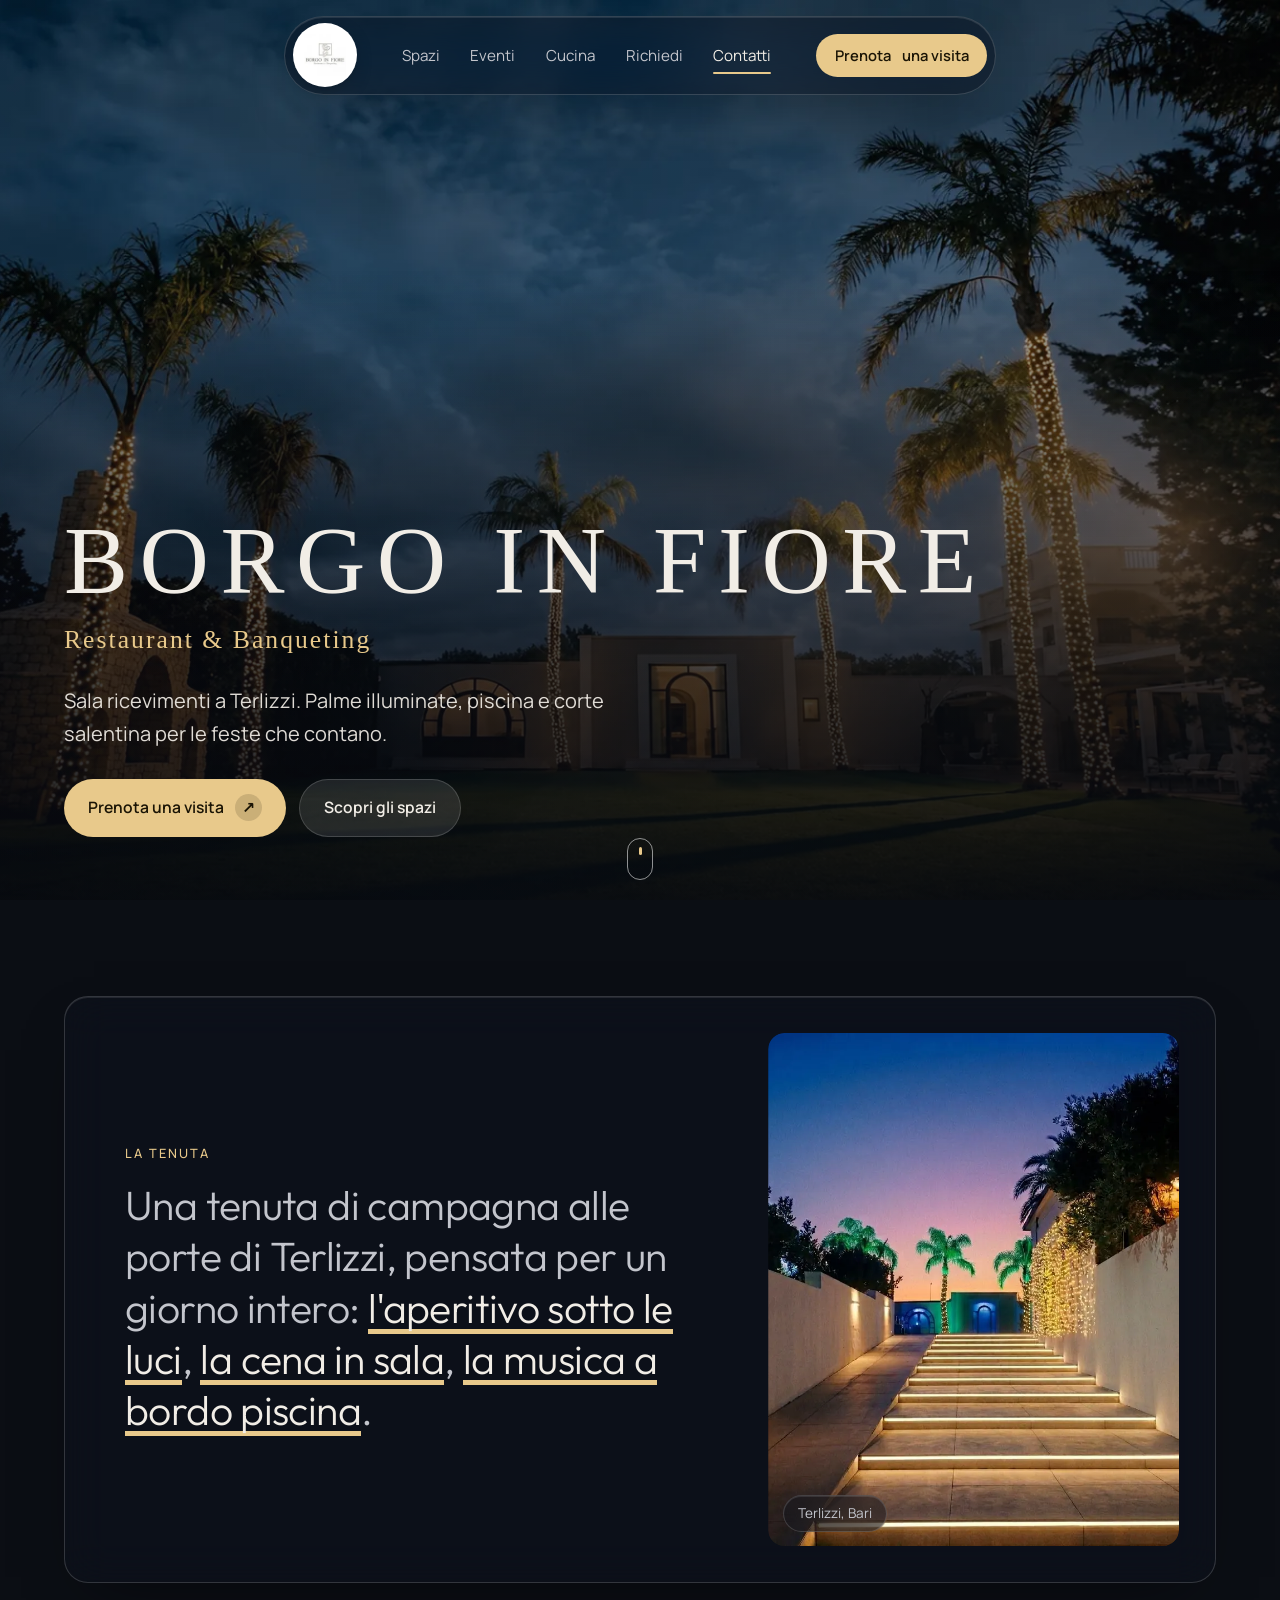
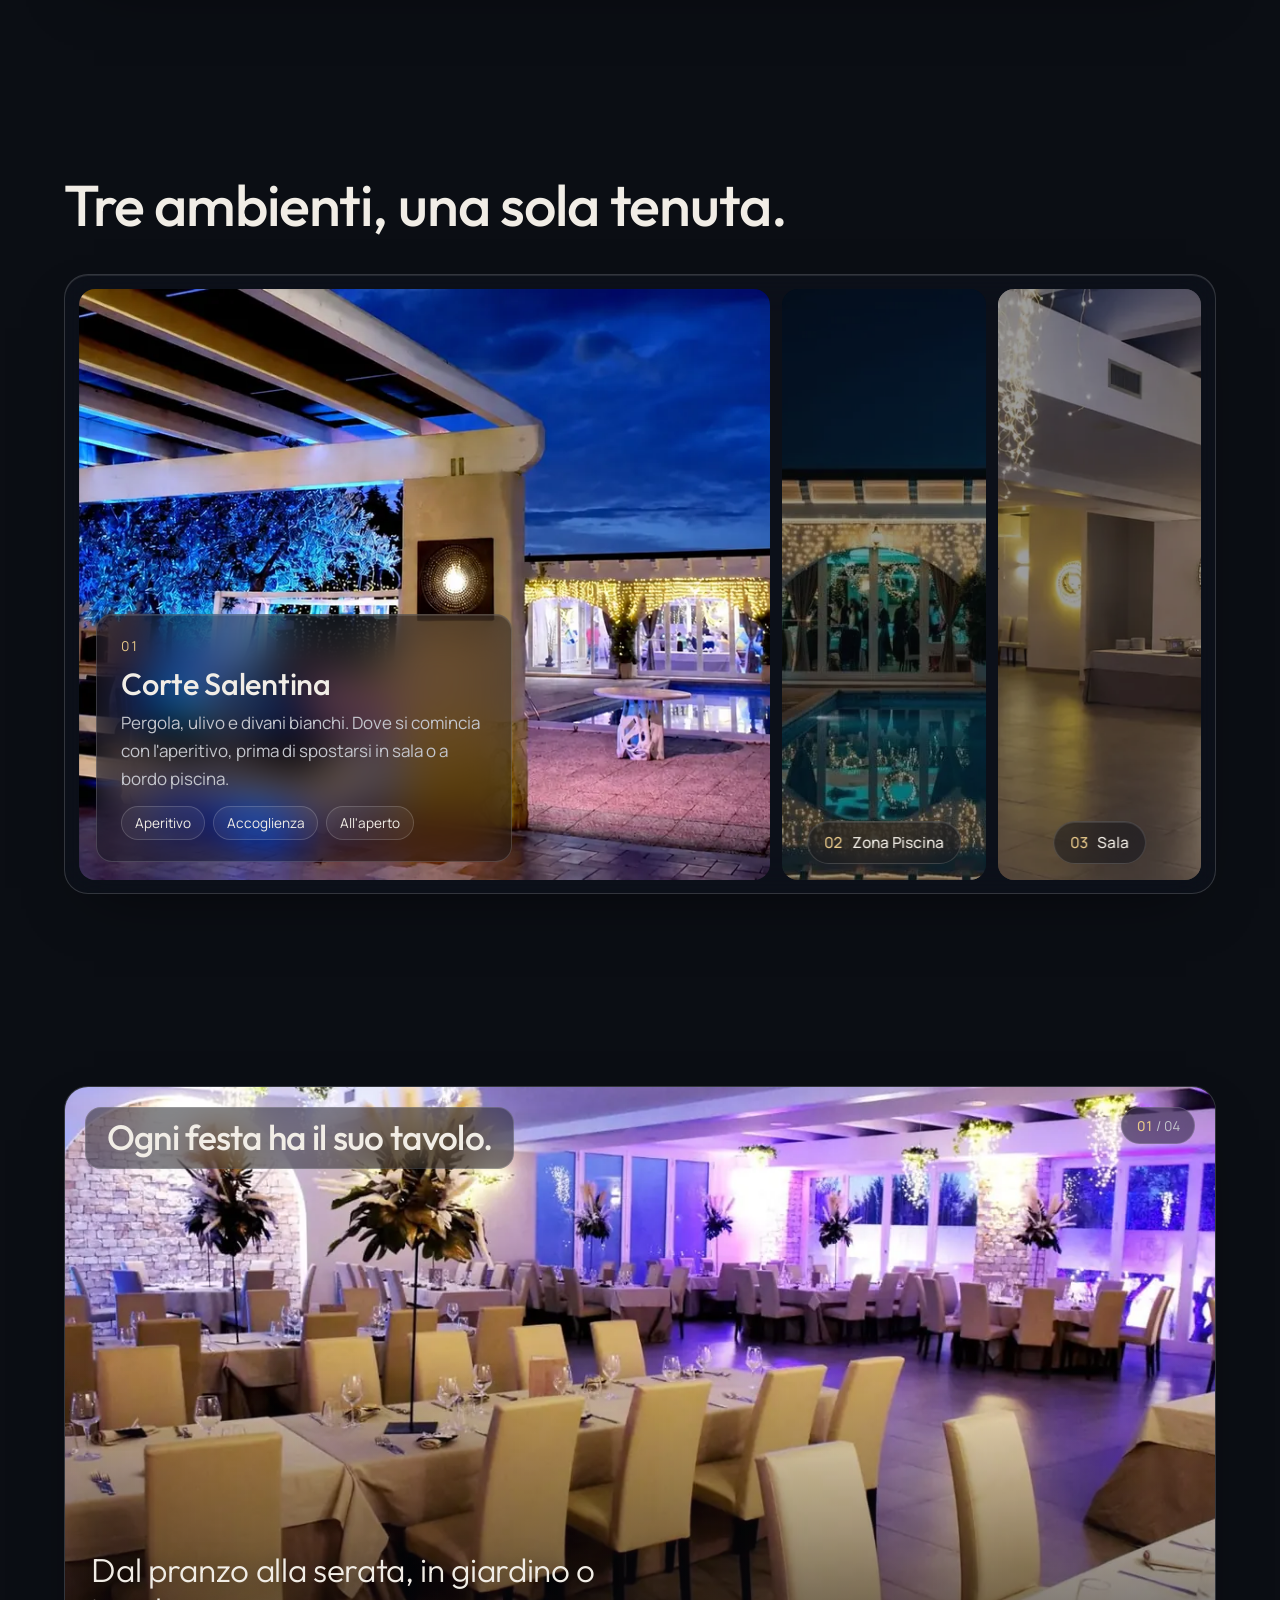
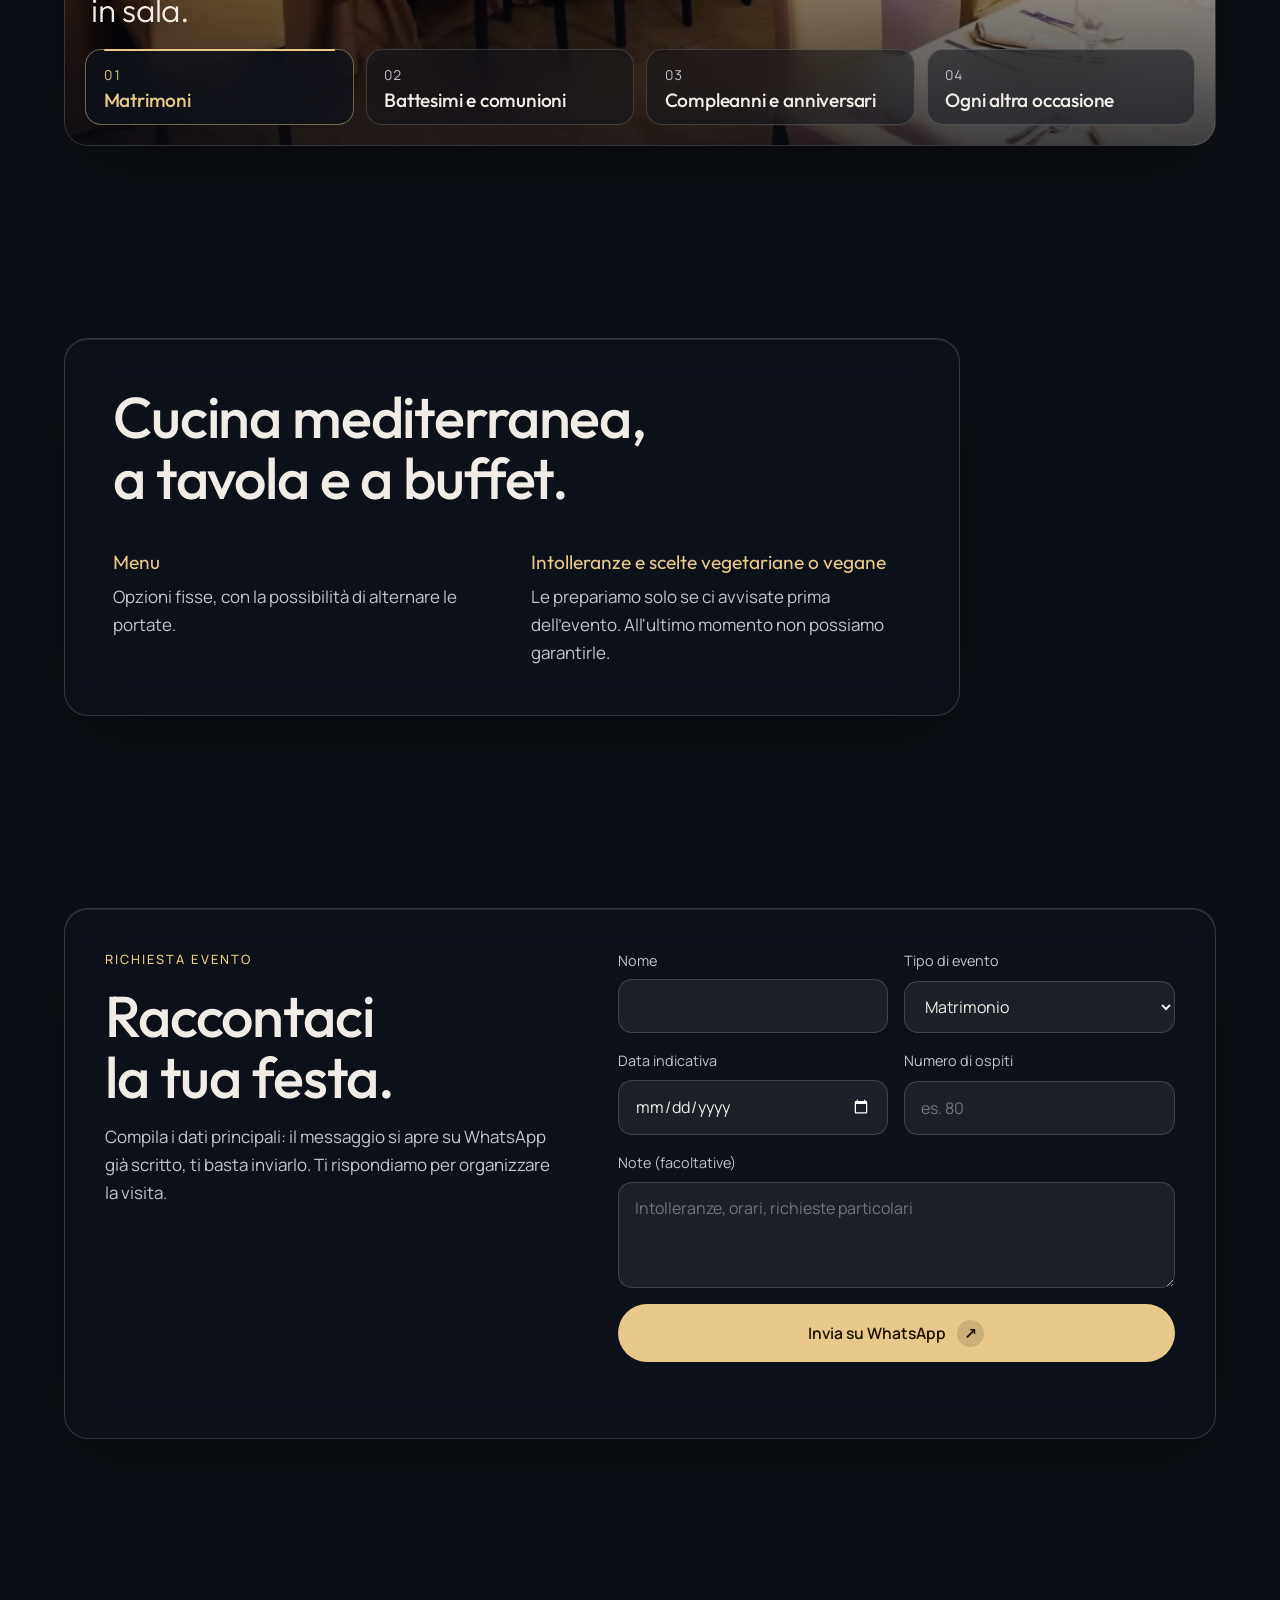
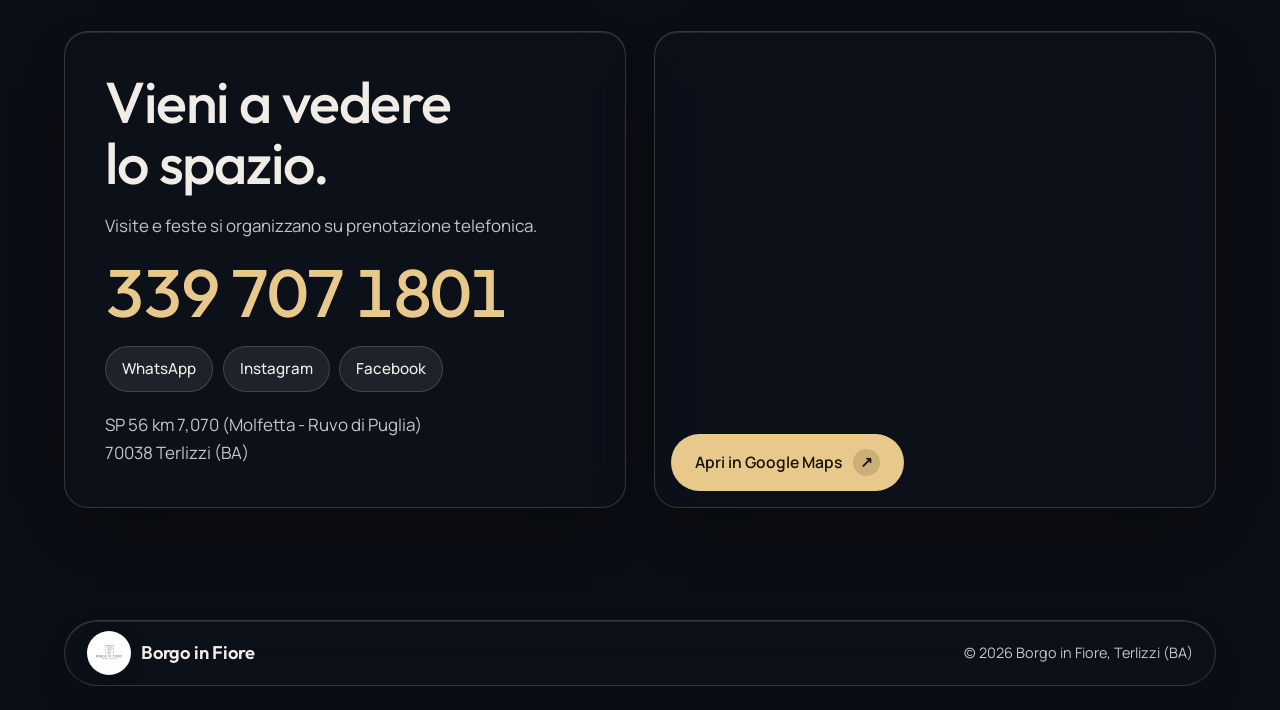
<file: index.html>
<!DOCTYPE html>
<html lang="it">
<head>
<meta charset="UTF-8">
<meta name="viewport" content="width=device-width, initial-scale=1.0, viewport-fit=cover">
<meta name="color-scheme" content="dark">
<meta name="theme-color" content="#0b0e14">
<title>Borgo in Fiore | Sala ricevimenti a Terlizzi (BA)</title>
<meta name="description" content="Borgo in Fiore, sala ricevimenti a Terlizzi (BA): matrimoni, battesimi, comunioni, compleanni e feste. Sala, zona piscina e corte salentina, cucina mediterranea.">
<meta property="og:type" content="website">
<meta property="og:locale" content="it_IT">
<meta property="og:title" content="Borgo in Fiore | Sala ricevimenti a Terlizzi">
<meta property="og:description" content="Matrimoni, battesimi, comunioni e feste tra palme illuminate, piscina e corte salentina.">
<meta property="og:image" content="assets/img/zona-piscina.webp">
<link rel="icon" href="favicon.ico" sizes="any">
<link rel="icon" type="image/png" sizes="32x32" href="assets/favicon-32.png">
<link rel="apple-touch-icon" href="assets/apple-touch-icon.png">
<link rel="preload" href="assets/fonts/outfit-latin.woff2" as="font" type="font/woff2" crossorigin>
<link rel="preload" href="assets/fonts/manrope-latin.woff2" as="font" type="font/woff2" crossorigin>
<link rel="preload" href="assets/img/bg-hero.webp" as="image" fetchpriority="high">
<link rel="stylesheet" href="css/style.css?v=5">
<script type="application/ld+json">
{
  "@context": "https://schema.org",
  "@type": "EventVenue",
  "name": "Borgo in Fiore",
  "description": "Sala ricevimenti con sala, zona piscina e corte salentina a Terlizzi (BA). Matrimoni, battesimi, comunioni, compleanni e feste, con cucina mediterranea.",
  "telephone": "+393397071801",
  "address": {
    "@type": "PostalAddress",
    "streetAddress": "SP 56 km 7,070 (Molfetta - Ruvo di Puglia)",
    "postalCode": "70038",
    "addressLocality": "Terlizzi",
    "addressRegion": "BA",
    "addressCountry": "IT"
  },
  "hasMap": "https://maps.app.goo.gl/mKuBH1JZo2zrpnsy7",
  "sameAs": [
    "https://www.instagram.com/borgoinfioreterlizzi/",
    "https://www.facebook.com/borgoinfioreterlizzi/"
  ]
}
</script>
</head>
<body>

<a href="#spazi" class="skip">Vai ai contenuti</a>
<div class="progress" aria-hidden="true"></div>

<!-- Sfondo fisso: la foto cambia in base alla sezione visibile -->
<div class="bg" aria-hidden="true">
  <img class="on" src="assets/img/bg-hero.webp" alt="" width="1670" height="942" fetchpriority="high">
  <img src="assets/img/bg-borgo.webp" alt="" width="1600" height="762" loading="lazy">
  <img src="assets/img/bg-sera.webp" alt="" width="1440" height="754" loading="lazy">
  <img src="assets/img/bg-giardino.webp" alt="" width="1600" height="723" loading="lazy">
  <img src="assets/img/bg-tavola.webp" alt="" width="1600" height="1067" loading="lazy">
  <img src="assets/img/bg-cancello.webp" alt="" width="1920" height="1058" loading="lazy">
  <div class="bg-tint"></div>
</div>

<header class="nav-wrap">
  <nav class="nav glass-bar" aria-label="Navigazione principale">
    <a href="#top" class="wordmark" aria-label="Borgo in Fiore, torna in alto"><span class="logo-circle"><img src="assets/img/logo.webp" alt="" width="64" height="64"></span></a>
    <ul class="nav-links" id="menu">
      <li><a href="#spazi">Spazi</a></li>
      <li><a href="#eventi">Eventi</a></li>
      <li><a href="#cucina">Cucina</a></li>
      <li><a href="#richiesta">Richiedi</a></li>
      <li><a href="#contatti">Contatti</a></li>
    </ul>
    <a href="tel:+393397071801" class="btn btn-solid btn-sm">Prenota<span class="lg"> una visita</span></a>
  </nav>
</header>

<main id="top">

  <!-- HERO -->
  <section class="hero" data-bg="0">
    <div class="hero-copy">
      <div class="lockup">
        <h1>Borgo in Fiore</h1>
        <p class="hero-tag">Restaurant &amp; Banqueting</p>
      </div>
      <p class="hero-sub">Sala ricevimenti a Terlizzi. Palme illuminate, piscina e corte salentina per le feste che contano.</p>
      <div class="actions">
        <a href="tel:+393397071801" class="btn btn-solid btn-shimmer">Prenota una visita <span class="btn-arrow" aria-hidden="true">&#8599;</span></a>
        <a href="#spazi" class="btn btn-glass">Scopri gli spazi</a>
      </div>
    </div>
    <a href="#intro" class="scroll-cue" aria-label="Scorri alla prossima sezione"><span></span></a>
  </section>

  <!-- INTRO -->
  <section class="block wrap" id="intro" data-bg="1">
    <div class="glass spot intro reveal">
      <div class="intro-copy">
        <span class="kicker">La tenuta</span>
        <p class="intro-text">Una tenuta di campagna alle porte di Terlizzi, pensata per un giorno intero: <em>l'aperitivo sotto le luci</em>, <em>la cena in sala</em>, <em>la musica a bordo piscina</em>.</p>
      </div>
      <figure class="intro-fig">
        <img class="inset" src="assets/img/tenuta-scalinata.webp" alt="La scalinata illuminata che porta alla corte, al calar della sera" width="1000" height="922" loading="lazy">
        <figcaption class="glass-bar">Terlizzi, Bari</figcaption>
      </figure>
    </div>
  </section>

  <!-- SPAZI -->
  <section class="block spazi" id="spazi" data-bg="2">
    <div class="wrap head reveal">
      <h2>Tre ambienti, una sola tenuta.</h2>
    </div>
    <div class="wrap">
      <div class="glass catalog reveal">
        <article class="item on" tabindex="0">
          <img src="assets/img/corte-salentina.webp" alt="La corte salentina con pergola, ulivo illuminato di blu e divani bianchi" width="1400" height="632" loading="lazy">
          <span class="pill"><b>01</b>Corte Salentina</span>
          <div class="item-text">
            <span class="num">01</span>
            <h3>Corte Salentina</h3>
            <p>Pergola, ulivo e divani bianchi. Dove si comincia con l'aperitivo, prima di spostarsi in sala o a bordo piscina.</p>
            <ul class="tags"><li>Aperitivo</li><li>Accoglienza</li><li>All'aperto</li></ul>
          </div>
        </article>
        <article class="item" tabindex="0">
          <img src="assets/img/zona-piscina.webp" alt="La zona piscina di sera, con la sala ad archi che si riflette nell'acqua" width="949" height="701" loading="lazy">
          <span class="pill"><b>02</b>Zona Piscina</span>
          <div class="item-text">
            <span class="num">02</span>
            <h3>Zona Piscina</h3>
            <p>Piscina, lettini a baldacchino e le arcate della sala che si specchiano nell'acqua. Cene all'aperto e serate di festa.</p>
            <ul class="tags"><li>Cene</li><li>Musica e festa</li><li>All'aperto</li></ul>
          </div>
        </article>
        <article class="item" tabindex="0">
          <img src="assets/img/sala.webp" alt="La sala interna con tavoli imperiali, pareti in pietra e luci sospese" width="1400" height="667" loading="lazy">
          <span class="pill"><b>03</b>Sala</span>
          <div class="item-text">
            <span class="num">03</span>
            <h3>Sala</h3>
            <p>Pareti in pietra, tavoli apparecchiati e luci sospese. Il ricevimento al coperto, qualunque sia la stagione.</p>
            <ul class="tags"><li>Ricevimento</li><li>Tavoli imperiali</li><li>Al coperto</li></ul>
          </div>
        </article>
      </div>
    </div>
  </section>

  <!-- EVENTI -->
  <section class="block wrap" id="eventi" data-bg="3">
    <div class="glass events reveal">
      <div class="ev-left">
        <h2>Ogni festa ha il suo tavolo.</h2>
        <div class="ev-dock">
          <p class="ev-desc" aria-live="polite"></p>
          <ul class="ev-list">
            <li><button class="ev on" type="button" data-tipo="Matrimonio" aria-pressed="true"><span class="ev-n">01</span><h3>Matrimoni</h3><span class="ev-more"><span>Dal pranzo alla serata, in giardino o in sala.</span></span></button></li>
            <li><button class="ev" type="button" data-tipo="Battesimo o comunione" aria-pressed="false"><span class="ev-n">02</span><h3>Battesimi e comunioni</h3><span class="ev-more"><span>Cerimonie e pranzi di famiglia, con torta e allestimento.</span></span></button></li>
            <li><button class="ev" type="button" data-tipo="Compleanno o anniversario" aria-pressed="false"><span class="ev-n">03</span><h3>Compleanni e anniversari</h3><span class="ev-more"><span>Dai diciotto anni alle ricorrenze di una vita.</span></span></button></li>
            <li><button class="ev" type="button" data-tipo="Altra occasione" aria-pressed="false"><span class="ev-n">04</span><h3>Ogni altra occasione</h3><span class="ev-more"><span>Raccontaci cosa festeggi, ne parliamo insieme.</span></span></button></li>
          </ul>
        </div>
      </div>
      <div class="ev-view" aria-hidden="true">
        <span class="ev-count"><b id="ev-now">01</b> / 04</span>
        <img class="on" src="assets/img/ev-matrimoni.webp" alt="" width="1400" height="705" loading="lazy">
        <img src="assets/img/ev-battesimi.webp" alt="" width="1400" height="1304" loading="lazy">
        <img src="assets/img/ev-compleanni.webp" alt="" width="1400" height="1284" loading="lazy">
        <img src="assets/img/ev-altro.webp" alt="" width="1400" height="846" loading="lazy">
      </div>
    </div>
  </section>

  <!-- CUCINA -->
  <section class="block wrap" id="cucina" data-bg="4">
    <div class="glass spot cucina reveal">
      <h2>Cucina mediterranea, a tavola e a buffet.</h2>
      <dl class="facts">
        <div><dt>Menu</dt><dd>Opzioni fisse, con la possibilità di alternare le portate.</dd></div>
        <div><dt>Intolleranze e scelte vegetariane o vegane</dt><dd>Le prepariamo solo se ci avvisate prima dell'evento. All'ultimo momento non possiamo garantirle.</dd></div>
      </dl>
    </div>
  </section>

  <!-- RICHIESTA EVENTO -->
  <section class="block wrap" id="richiesta" data-bg="5">
    <div class="glass spot request reveal">
      <div class="req-intro">
        <span class="kicker">Richiesta evento</span>
        <h2>Raccontaci la tua festa.</h2>
        <p class="muted">Compila i dati principali: il messaggio si apre su WhatsApp già scritto, ti basta inviarlo. Ti rispondiamo per organizzare la visita.</p>
      </div>
      <form class="req-form" id="req" novalidate>
        <label>Nome
          <input type="text" name="nome" autocomplete="name" required>
        </label>
        <label>Tipo di evento
          <select name="tipo" id="req-tipo">
            <option>Matrimonio</option>
            <option>Battesimo o comunione</option>
            <option>Compleanno o anniversario</option>
            <option>Altra occasione</option>
          </select>
        </label>
        <label class="wide" id="req-altro-wrap" hidden>Nome della festa
          <input type="text" name="altro" id="req-altro" placeholder="es. Laurea, pensione, diciottesimo">
        </label>
        <label>Data indicativa
          <input type="date" name="data">
        </label>
        <label>Numero di ospiti
          <input type="number" name="ospiti" min="1" inputmode="numeric" placeholder="es. 80">
        </label>
        <label class="wide">Note (facoltative)
          <textarea name="note" rows="3" placeholder="Intolleranze, orari, richieste particolari"></textarea>
        </label>
        <button class="btn btn-solid btn-shimmer wide" type="submit">Invia su WhatsApp <span class="btn-arrow" aria-hidden="true">&#8599;</span></button>
        <p class="form-msg wide" role="status" aria-live="polite"></p>
      </form>
    </div>
  </section>

  <!-- CONTATTI -->
  <section class="block wrap" id="contatti" data-bg="5">
    <div class="contatti">
      <div class="glass spot contact-card reveal">
        <h2>Vieni a vedere lo spazio.</h2>
        <p class="muted">Visite e feste si organizzano su prenotazione telefonica.</p>
        <a href="tel:+393397071801" class="phone">339 707 1801</a>
        <ul class="social">
          <li><a class="chip" href="https://wa.me/393397071801" rel="noopener">WhatsApp</a></li>
          <li><a class="chip" href="https://www.instagram.com/borgoinfioreterlizzi/" rel="noopener">Instagram</a></li>
          <li><a class="chip" href="https://www.facebook.com/borgoinfioreterlizzi/" rel="noopener">Facebook</a></li>
        </ul>
        <address>
          SP 56 km 7,070 (Molfetta - Ruvo di Puglia)<br>70038 Terlizzi (BA)
        </address>
      </div>
      <div class="glass map reveal">
        <iframe title="Mappa: Borgo in Fiore, Terlizzi" loading="lazy" referrerpolicy="no-referrer-when-downgrade"
          src="https://maps.google.com/maps?q=Borgo%20in%20Fiore%2C%20SP56%20km%207%2C070%2C%2070038%20Terlizzi%20BA&amp;z=15&amp;output=embed"></iframe>
        <a class="btn btn-solid" href="https://maps.app.goo.gl/mKuBH1JZo2zrpnsy7" rel="noopener">Apri in Google Maps <span class="btn-arrow" aria-hidden="true">&#8599;</span></a>
      </div>
    </div>
  </section>

</main>

<footer class="footer">
  <div class="wrap glass-bar footer-inner">
    <a href="#top" class="wordmark"><span class="logo-circle logo-sm"><img src="assets/img/logo.webp" alt="" width="44" height="44"></span>Borgo in Fiore</a>
    <p>&copy; <span id="year">2026</span> Borgo in Fiore, Terlizzi (BA)</p>
  </div>
</footer>

<!-- Barra azioni fissa, solo su telefono -->
<nav class="dock" aria-label="Azioni rapide">
  <a class="dock-btn" href="tel:+393397071801"><svg viewBox="0 0 24 24" width="20" height="20" aria-hidden="true"><path fill="currentColor" d="M6.6 10.8a15.1 15.1 0 0 0 6.6 6.6l2.2-2.2a1 1 0 0 1 1-.25 11.4 11.4 0 0 0 3.6.57 1 1 0 0 1 1 1V20a1 1 0 0 1-1 1A17 17 0 0 1 3 4a1 1 0 0 1 1-1h3.5a1 1 0 0 1 1 1c0 1.25.2 2.45.57 3.6a1 1 0 0 1-.25 1z"/></svg>Chiama</a>
  <a class="dock-btn" href="https://wa.me/393397071801" rel="noopener"><svg viewBox="0 0 24 24" width="20" height="20" aria-hidden="true"><path fill="currentColor" d="M4 4h16a1 1 0 0 1 1 1v11a1 1 0 0 1-1 1H9l-4.500 3.600A.5.5 0 0 1 4 20.200V17a1 1 0 0 1-1-1V5a1 1 0 0 1 1-1z"/></svg>WhatsApp</a>
  <a class="dock-btn dock-main" href="#richiesta">Richiedi evento</a>
</nav>

<script src="js/script.js?v=5" defer></script>
</body>
</html>
</file>
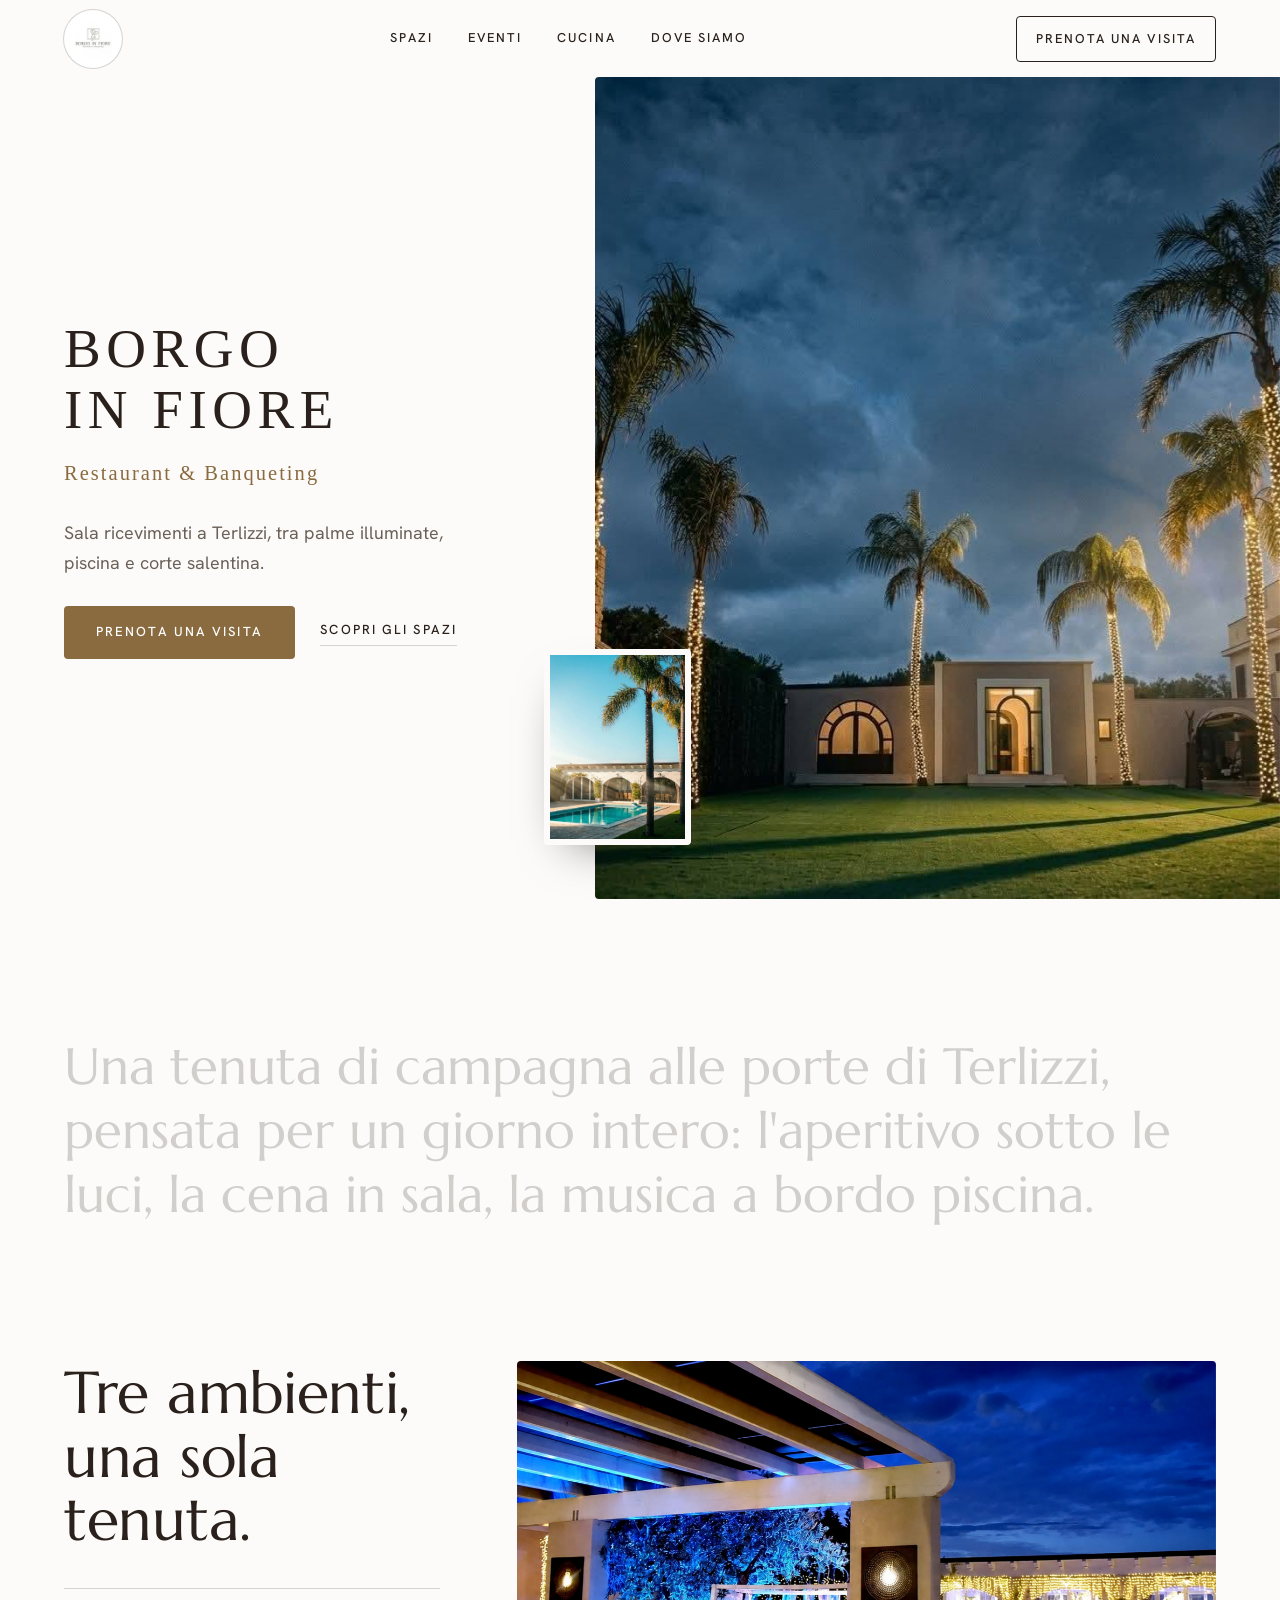
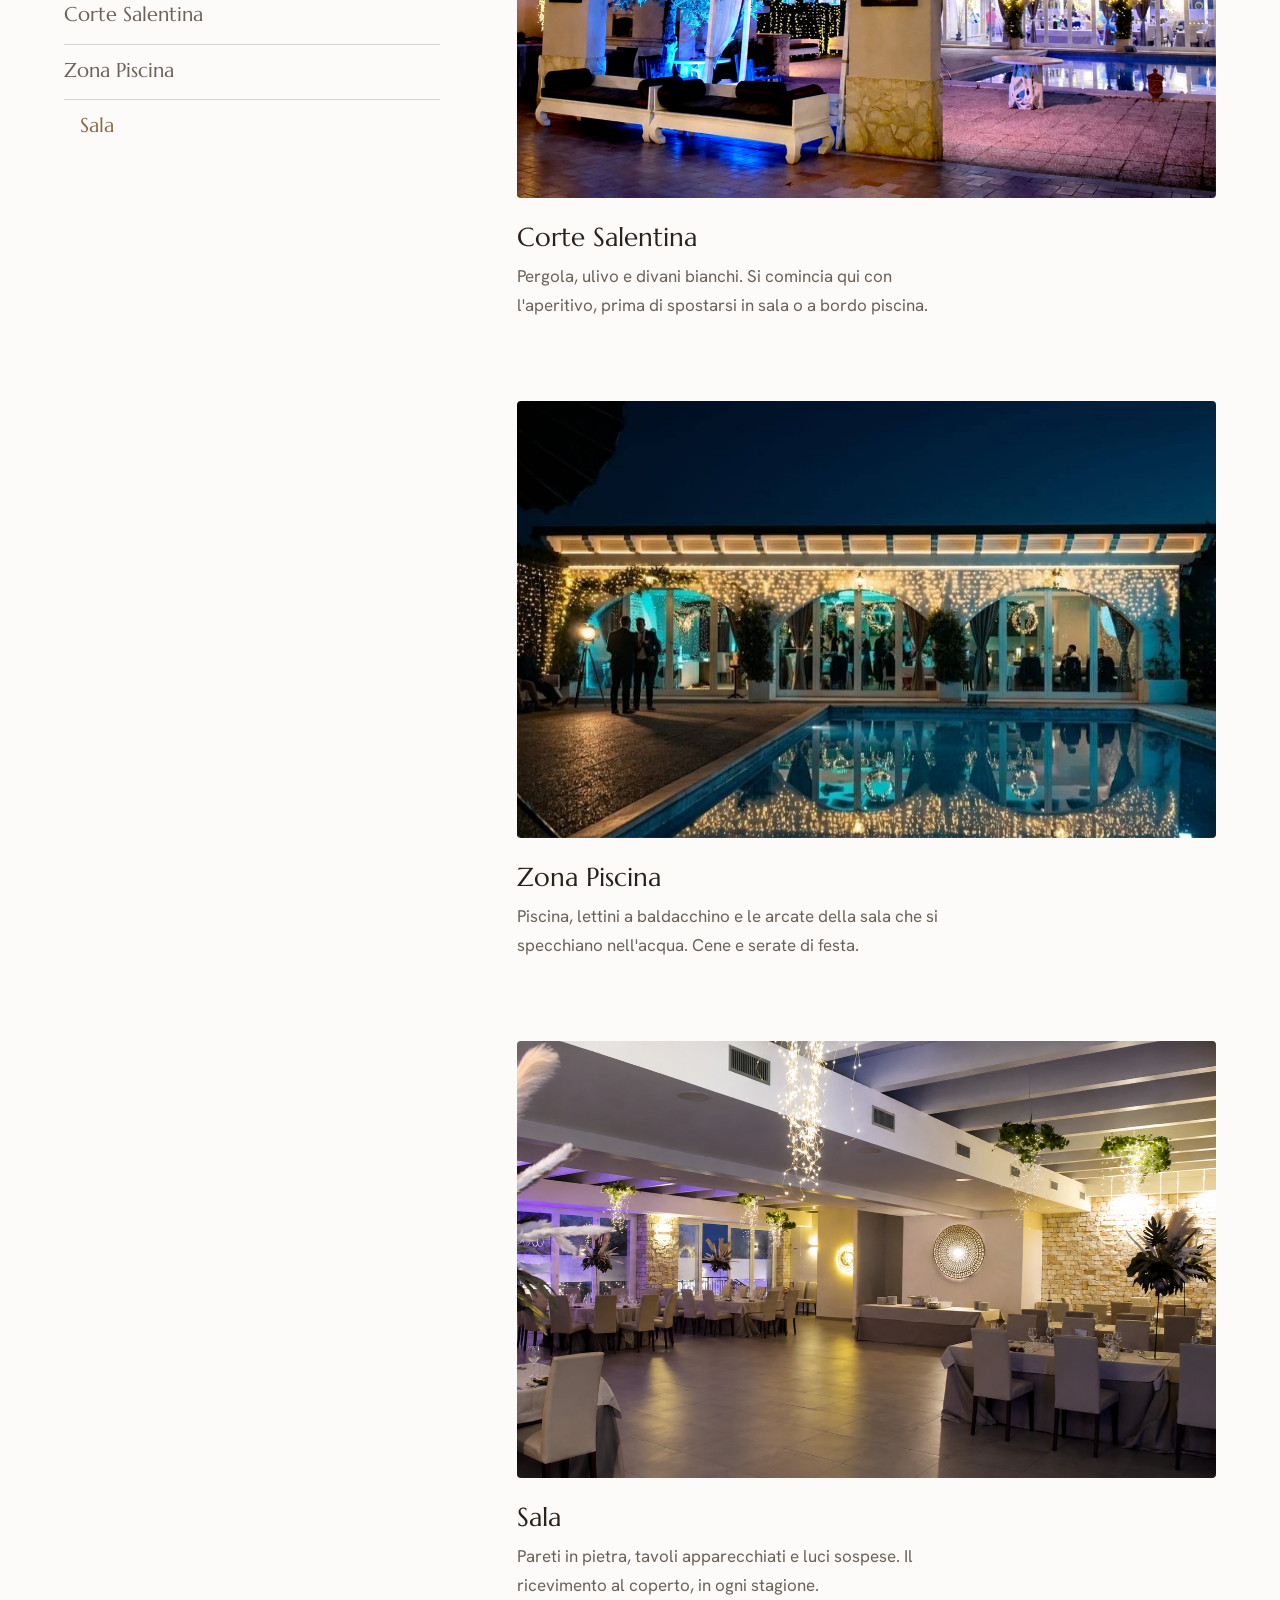
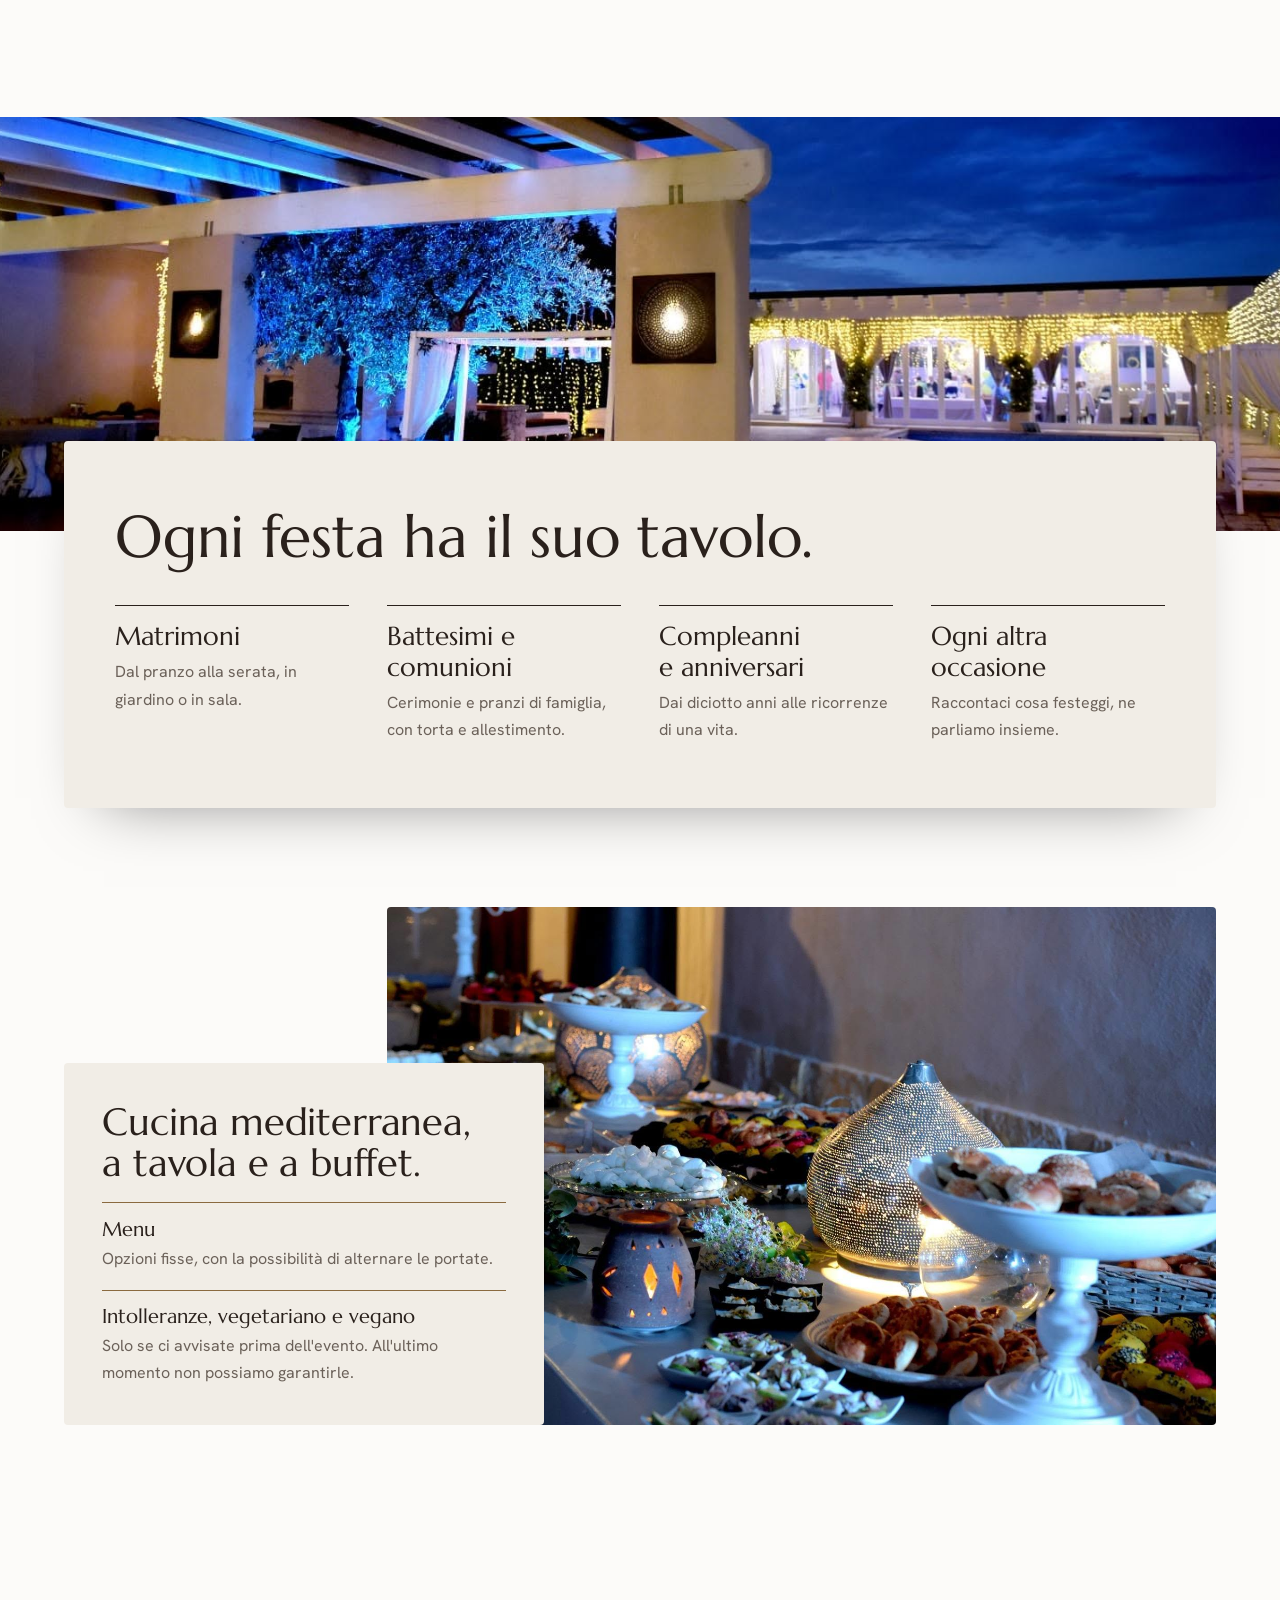
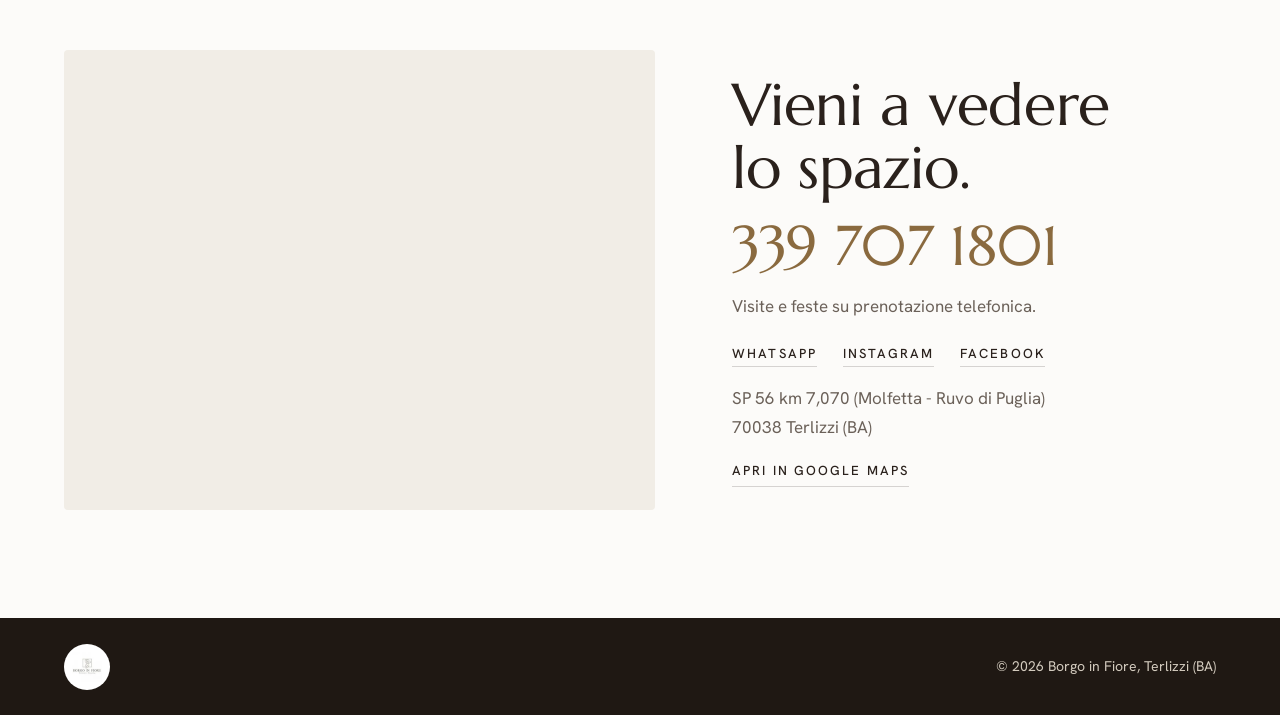
<file: v4-rivista-bianco/index.html>
<!DOCTYPE html>
<html lang="it">
<head>
<meta charset="UTF-8">
<meta name="viewport" content="width=device-width, initial-scale=1.0">
<title>Borgo in Fiore | Sala ricevimenti a Terlizzi (BA)</title>
<meta name="description" content="Borgo in Fiore, sala ricevimenti a Terlizzi (BA): matrimoni, battesimi, comunioni, compleanni e feste. Corte salentina, zona piscina e sala, cucina mediterranea.">
<meta property="og:title" content="Borgo in Fiore | Sala ricevimenti a Terlizzi">
<meta property="og:description" content="Matrimoni, battesimi, comunioni e feste tra palme illuminate, piscina e corte salentina.">
<meta property="og:image" content="../assets/675541598_1841074627263019_4390162280220839442_n.jpg">
<link rel="preconnect" href="https://fonts.googleapis.com">
<link rel="preconnect" href="https://fonts.gstatic.com" crossorigin>
<link href="https://fonts.googleapis.com/css2?family=Marcellus&family=Hanken+Grotesk:wght@300;400;500&display=swap" rel="stylesheet">
<link rel="stylesheet" href="css/style.css">
</head>
<body>

<a href="#spazi" class="skip">Vai ai contenuti</a>

<header class="head" id="head">
  <nav class="head-in" aria-label="Navigazione principale">
    <a href="#top" class="logo" aria-label="Borgo in Fiore, torna in alto"><img src="../assets/logo%20grezzo.webp" alt="" width="52" height="52"></a>
    <ul class="links">
      <li><a href="#spazi">Spazi</a></li>
      <li><a href="#eventi">Eventi</a></li>
      <li><a href="#cucina">Cucina</a></li>
      <li><a href="#contatti">Dove siamo</a></li>
    </ul>
    <a href="tel:+393397071801" class="cta">Prenota una visita</a>
  </nav>
</header>

<main id="top">

  <!-- HERO: testo a sinistra, foto che sfonda a destra -->
  <section class="hero">
    <div class="hero-text">
      <div class="lockup">
        <h1><span class="mask"><span>Borgo in Fiore</span></span></h1>
        <p class="tag">Restaurant &amp; Banqueting</p>
      </div>
      <p class="sub">Sala ricevimenti a Terlizzi, tra palme illuminate, piscina e corte salentina.</p>
      <div class="actions">
        <a href="tel:+393397071801" class="btn btn-fill">Prenota una visita</a>
        <a href="#spazi" class="textlink">Scopri gli spazi</a>
      </div>
    </div>
    <div class="hero-art">
      <figure class="hero-main"><img src="../assets/675541598_1841074627263019_4390162280220839442_n.jpg" alt="Le palme illuminate davanti alla struttura al calar della sera" width="1024" height="941" fetchpriority="high"></figure>
      <figure class="hero-inset"><img src="../assets/669601684_1834254427945039_7056472459251763808_n.jpg" alt="La piscina e la sala ad archi alla luce del giorno" width="1024" height="943"></figure>
    </div>
  </section>

  <!-- INTRO -->
  <section class="intro wrap">
    <p class="fill" aria-label="Una tenuta di campagna alle porte di Terlizzi, pensata per un giorno intero: l'aperitivo sotto le luci, la cena in sala, la musica a bordo piscina."><span aria-hidden="true"><i>Una</i> <i>tenuta</i> <i>di</i> <i>campagna</i> <i>alle</i> <i>porte</i> <i>di</i> <i>Terlizzi,</i> <i>pensata</i> <i>per</i> <i>un</i> <i>giorno</i> <i>intero:</i> <i>l'aperitivo</i> <i>sotto</i> <i>le</i> <i>luci,</i> <i>la</i> <i>cena</i> <i>in</i> <i>sala,</i> <i>la</i> <i>musica</i> <i>a</i> <i>bordo</i> <i>piscina.</i></span></p>
  </section>

  <!-- SPAZI: titolo che resta, immagini che scorrono -->
  <section class="spazi wrap" id="spazi">
    <aside class="spazi-side">
      <h2 class="rv">Tre ambienti, una sola tenuta.</h2>
      <ol class="names">
        <li><a href="#sp0" class="on" data-i="0">Corte Salentina</a></li>
        <li><a href="#sp1" data-i="1">Zona Piscina</a></li>
        <li><a href="#sp2" data-i="2">Sala</a></li>
      </ol>
    </aside>
    <div class="spazi-list">
      <article class="space" id="sp0" data-i="0">
        <figure class="reveal-img"><img src="../assets/ChatGPT%20Image%202%20ago%202026%2C%2016_16_40.png" alt="La corte salentina con pergola, ulivo illuminato di blu e divani bianchi" width="1866" height="843" loading="lazy"></figure>
        <h3 class="rv">Corte Salentina</h3>
        <p class="rv">Pergola, ulivo e divani bianchi. Si comincia qui con l'aperitivo, prima di spostarsi in sala o a bordo piscina.</p>
      </article>
      <article class="space" id="sp1" data-i="1">
        <figure class="reveal-img"><img src="../assets/673728211_1839396420764173_5175422886015201856_n.jpg" alt="La zona piscina di sera, con la sala ad archi che si riflette nell'acqua" width="949" height="701" loading="lazy"></figure>
        <h3 class="rv">Zona Piscina</h3>
        <p class="rv">Piscina, lettini a baldacchino e le arcate della sala che si specchiano nell'acqua. Cene e serate di festa.</p>
      </article>
      <article class="space" id="sp2" data-i="2">
        <figure class="reveal-img"><img src="../assets/462c7ab5-efd4-4c7c-94ff-6acf03f5ebc7.png" alt="La sala interna con tavoli imperiali, pareti in pietra e luci sospese" width="1817" height="866" loading="lazy"></figure>
        <h3 class="rv">Sala</h3>
        <p class="rv">Pareti in pietra, tavoli apparecchiati e luci sospese. Il ricevimento al coperto, in ogni stagione.</p>
      </article>
    </div>
  </section>

  <!-- EVENTI: panorama e quattro colonne di testo -->
  <section class="eventi" id="eventi">
    <figure class="panorama"><img src="../assets/1.jpg" alt="La pergola con l'ulivo illuminato e la sala sullo sfondo, di sera" width="1600" height="723" loading="lazy"></figure>
    <div class="wrap eventi-box">
      <h2 class="rv">Ogni festa ha il suo tavolo.</h2>
      <div class="cols">
        <div class="col rv"><h3>Matrimoni</h3><p>Dal pranzo alla serata, in giardino o in sala.</p></div>
        <div class="col rv"><h3>Battesimi e comunioni</h3><p>Cerimonie e pranzi di famiglia, con torta e allestimento.</p></div>
        <div class="col rv"><h3>Compleanni e anniversari</h3><p>Dai diciotto anni alle ricorrenze di una vita.</p></div>
        <div class="col rv"><h3>Ogni altra occasione</h3><p>Raccontaci cosa festeggi, ne parliamo insieme.</p></div>
      </div>
    </div>
  </section>

  <!-- CUCINA -->
  <section class="cucina wrap" id="cucina">
    <figure class="cucina-img reveal-img"><img src="../assets/758896603_1578591967144572_505424246421738127_n.jpg" alt="Buffet con lampade traforate, mozzarelle, panini e piccola pasticceria" width="1600" height="1067" loading="lazy"></figure>
    <div class="cucina-card rv">
      <h2>Cucina mediterranea, a tavola e a buffet.</h2>
      <div class="note"><h3>Menu</h3><p>Opzioni fisse, con la possibilità di alternare le portate.</p></div>
      <div class="note"><h3>Intolleranze, vegetariano e vegano</h3><p>Solo se ci avvisate prima dell'evento. All'ultimo momento non possiamo garantirle.</p></div>
    </div>
  </section>

  <!-- CONTATTI -->
  <section class="contatti wrap" id="contatti">
    <div class="map rv">
      <iframe title="Mappa: Borgo in Fiore, Terlizzi" loading="lazy" referrerpolicy="no-referrer-when-downgrade"
        src="https://maps.google.com/maps?q=Borgo%20in%20Fiore%2C%20SP56%20km%207%2C070%2C%2070038%20Terlizzi%20BA&amp;z=15&amp;output=embed"></iframe>
    </div>
    <div class="contact">
      <h2 class="rv">Vieni a vedere lo spazio.</h2>
      <a href="tel:+393397071801" class="phone rv">339 707 1801</a>
      <p class="muted rv">Visite e feste su prenotazione telefonica.</p>
      <ul class="social rv">
        <li><a href="https://wa.me/393397071801" rel="noopener">WhatsApp</a></li>
        <li><a href="https://www.instagram.com/borgoinfioreterlizzi/" rel="noopener">Instagram</a></li>
        <li><a href="https://www.facebook.com/borgoinfioreterlizzi/" rel="noopener">Facebook</a></li>
      </ul>
      <address class="rv">SP 56 km 7,070 (Molfetta - Ruvo di Puglia)<br>70038 Terlizzi (BA)</address>
      <a class="textlink rv" href="https://maps.app.goo.gl/mKuBH1JZo2zrpnsy7" rel="noopener">Apri in Google Maps</a>
    </div>
  </section>

</main>

<footer class="footer">
  <div class="wrap footer-in">
    <span class="logo logo-sm" aria-hidden="true"><img src="../assets/logo%20grezzo.webp" alt="" width="40" height="40"></span>
    <p>&copy; <span id="year">2026</span> Borgo in Fiore, Terlizzi (BA)</p>
  </div>
</footer>

<script src="js/script.js"></script>
</body>
</html>
</file>
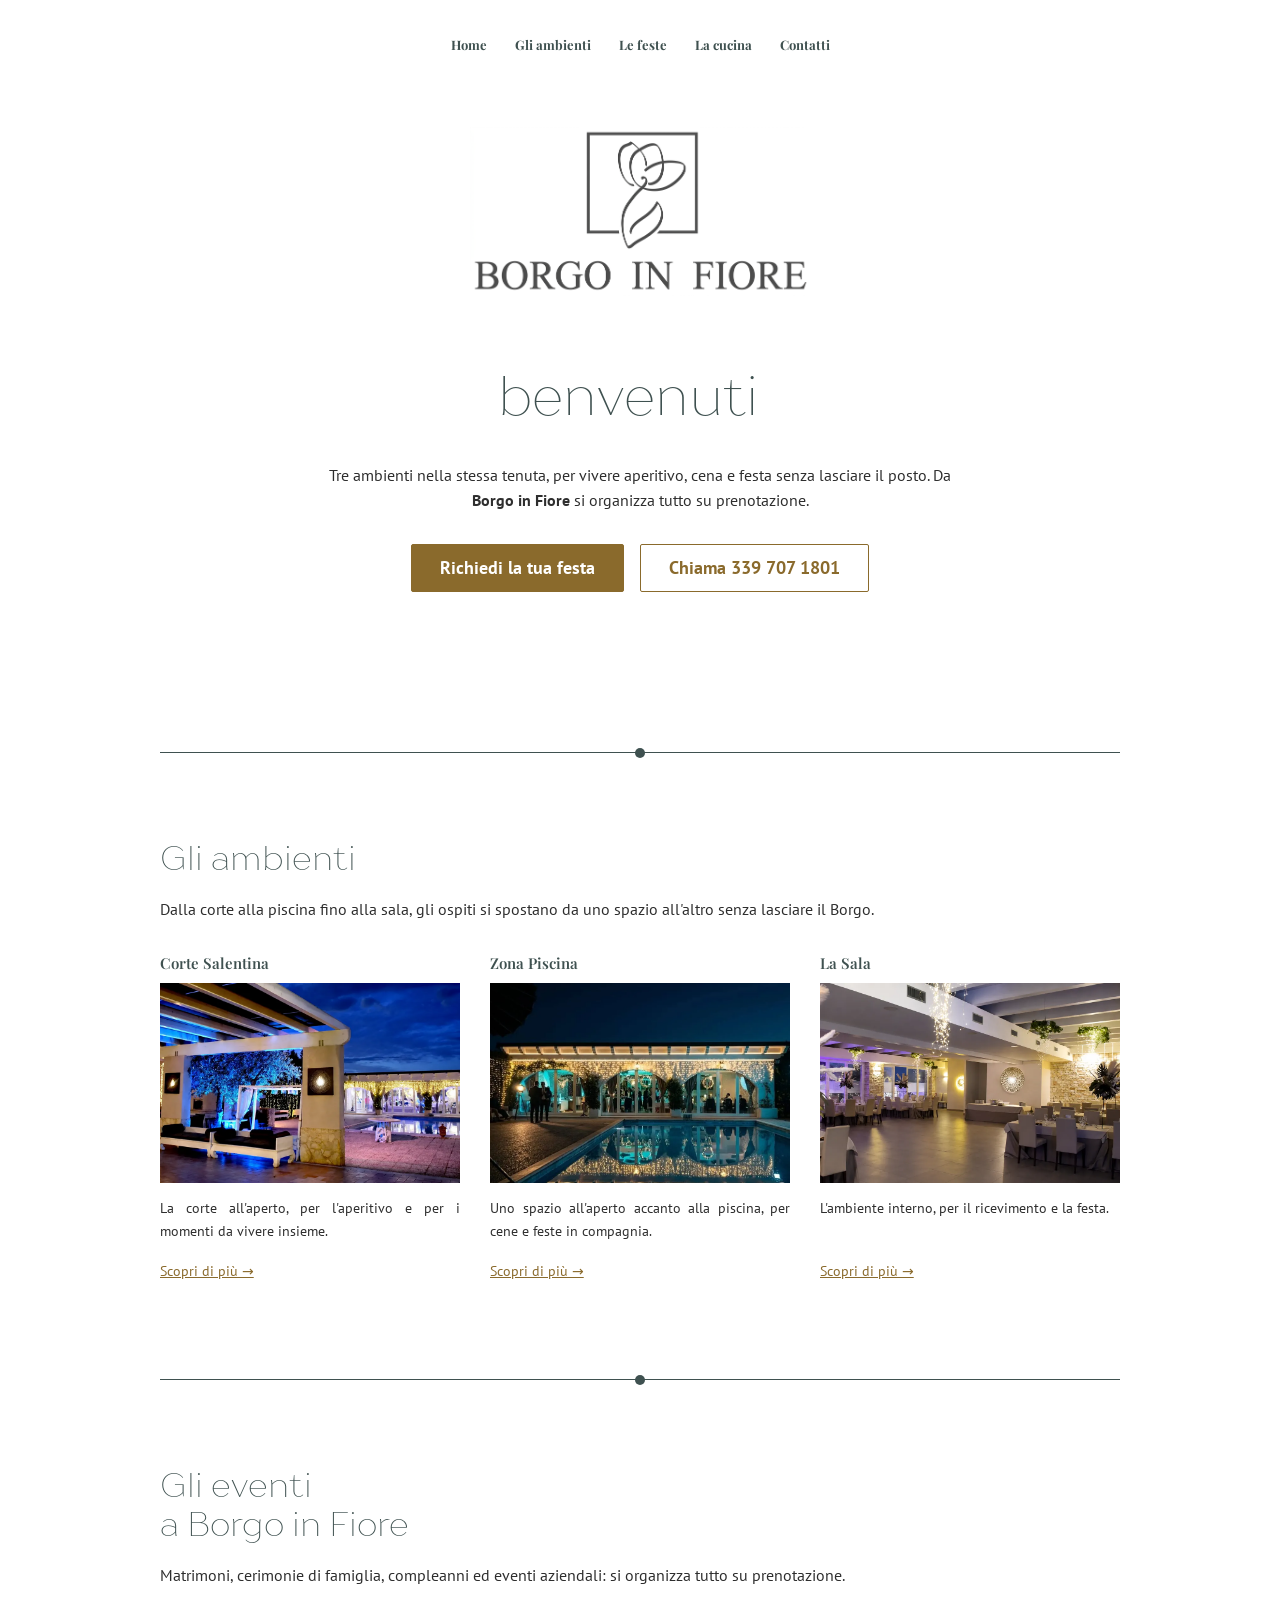
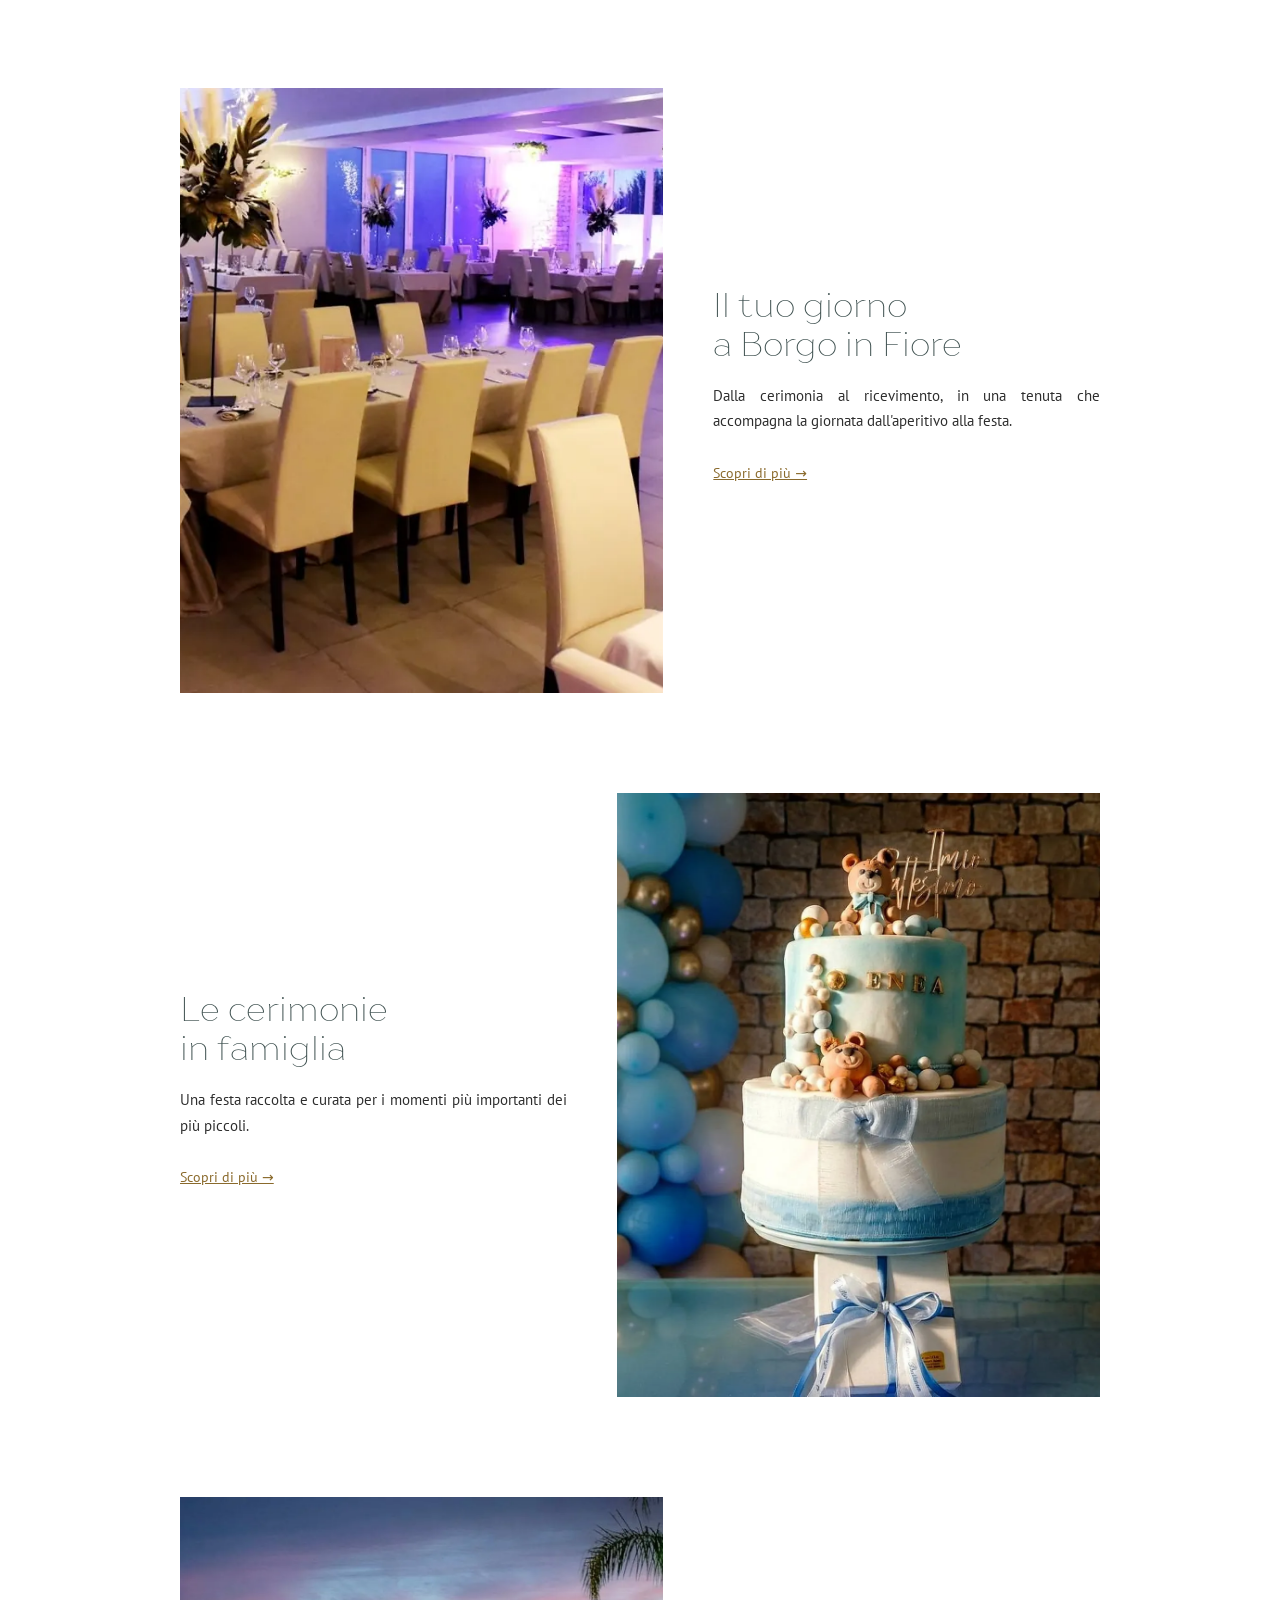
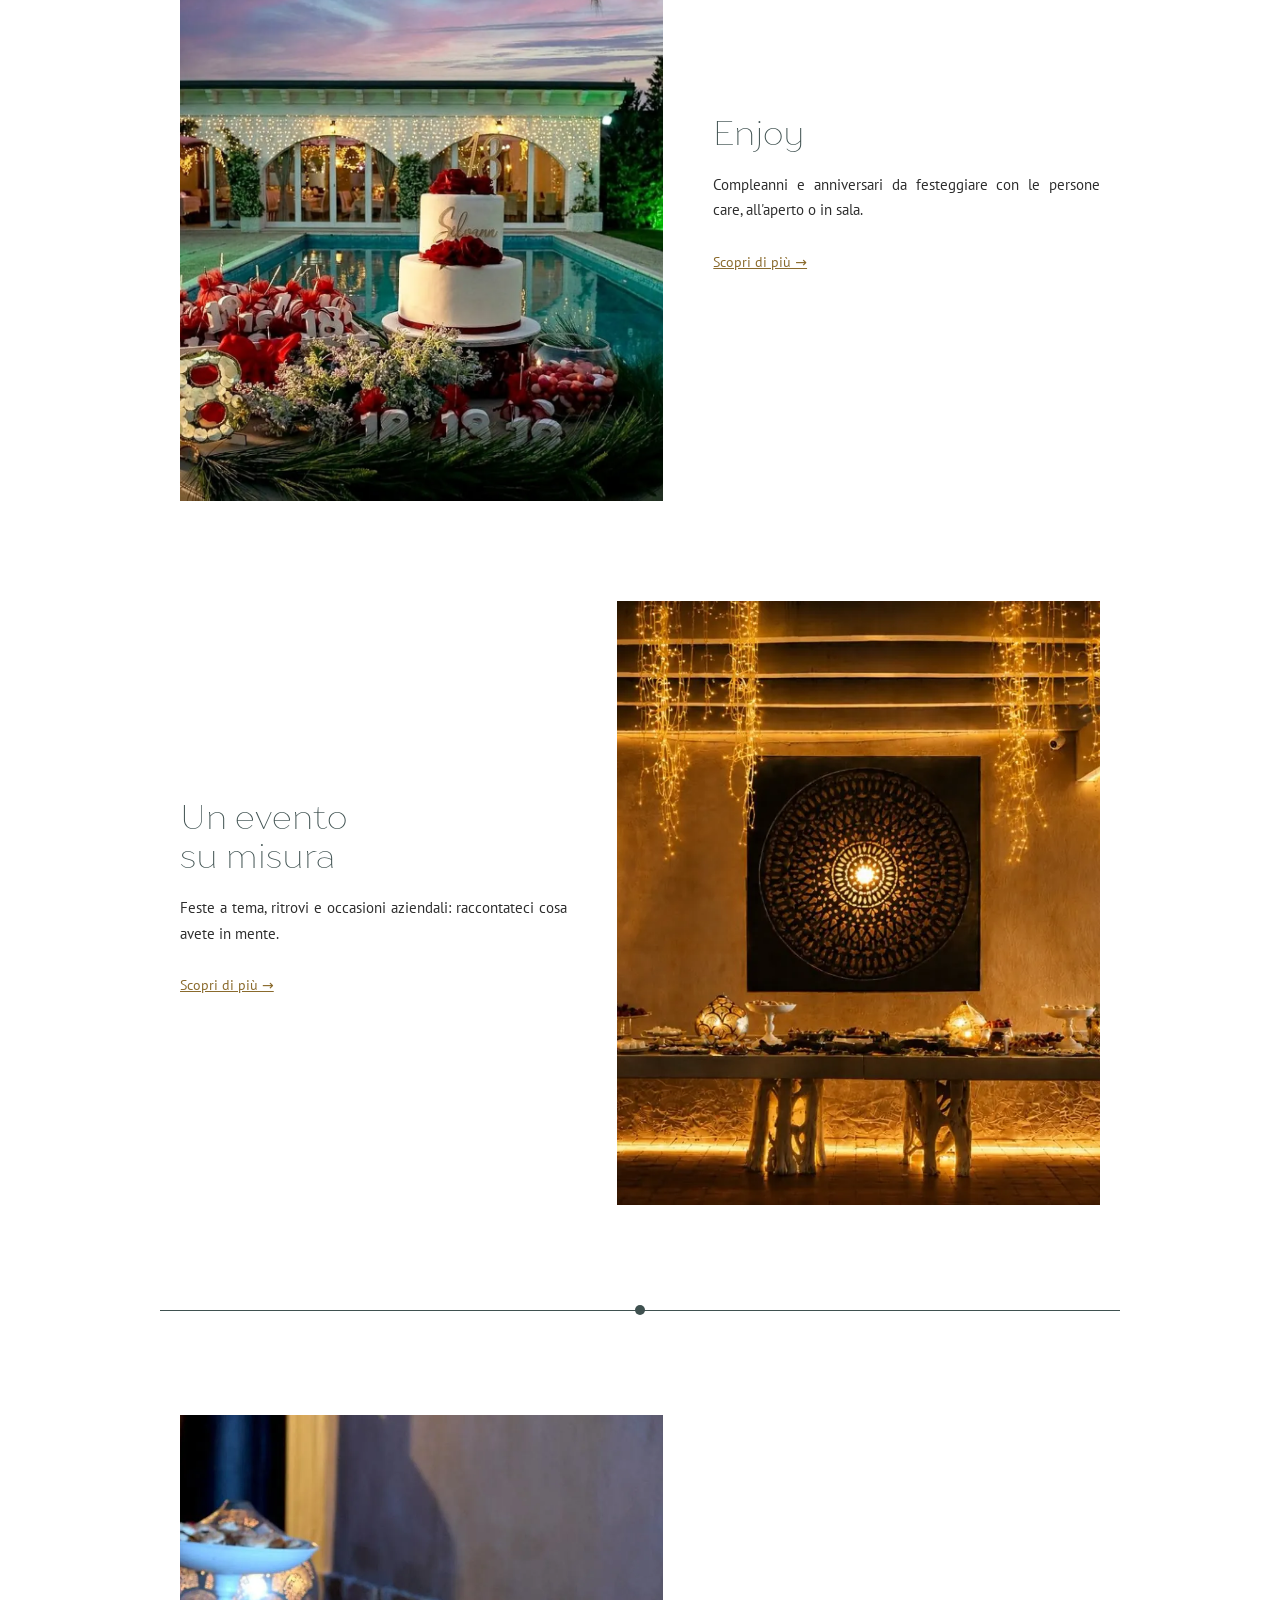
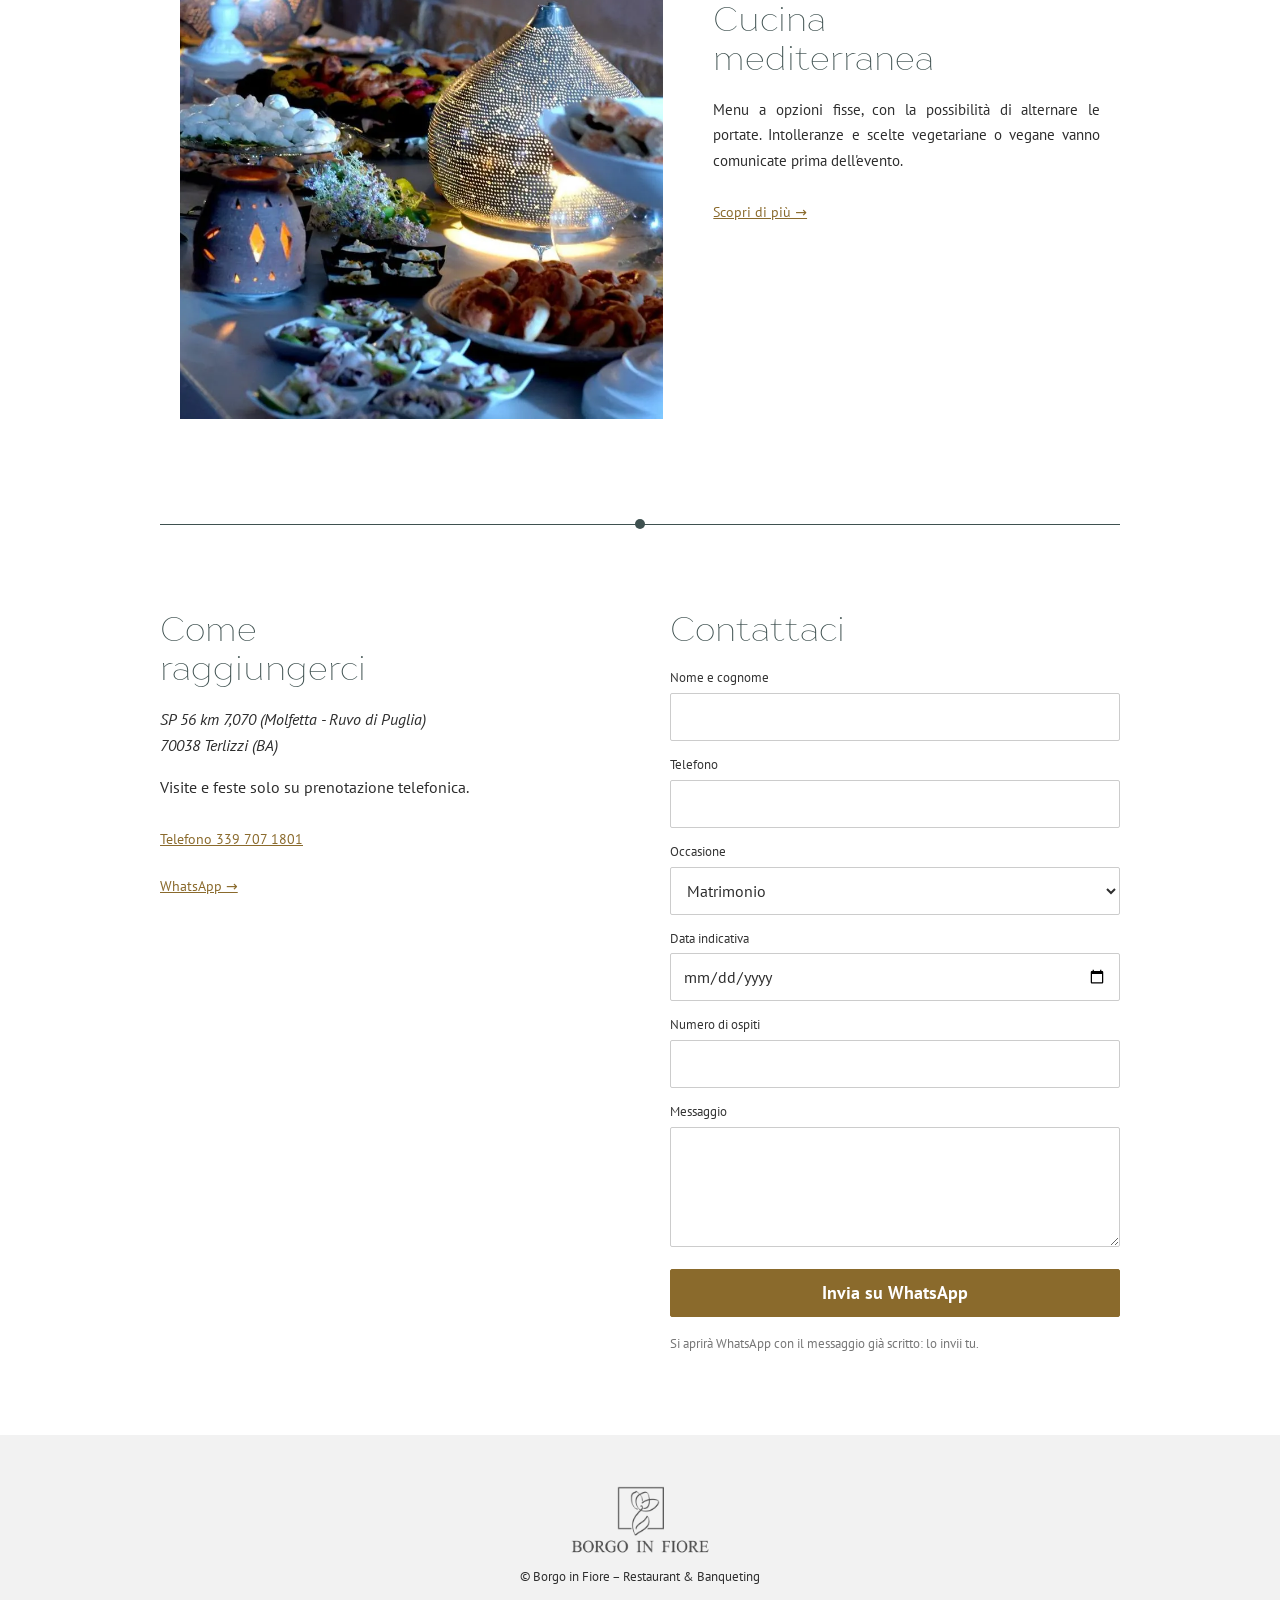
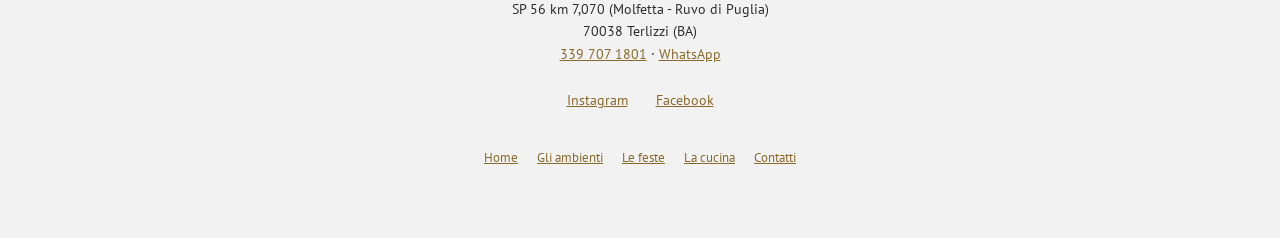
<file: v6-corte/index.html>
<!doctype html>
<html lang="it">
<head>
<meta charset="utf-8">
<meta name="viewport" content="width=device-width, initial-scale=1, viewport-fit=cover">
<title>Borgo in Fiore – Restaurant &amp; Banqueting a Terlizzi</title>
<meta name="description" content="Borgo in Fiore, sala ricevimenti a Terlizzi (BA): Corte Salentina, Zona Piscina e Sala in un'unica tenuta. Matrimoni, battesimi, comunioni, compleanni ed eventi su prenotazione.">
<meta name="theme-color" content="#ffffff">
<link rel="icon" href="../favicon.ico">
<link rel="preconnect" href="https://fonts.googleapis.com">
<link rel="preconnect" href="https://fonts.gstatic.com" crossorigin>
<link href="https://fonts.googleapis.com/css2?family=Luxurious+Script&amp;family=PT+Sans:wght@400;700&amp;family=Playfair+Display:wght@400;600&amp;display=swap" rel="stylesheet">
<link rel="stylesheet" href="css/style.css">
<script src="js/main.js" defer></script>
<script type="application/ld+json">
{
  "@context": "https://schema.org",
  "@type": ["EventVenue", "LocalBusiness"],
  "name": "Borgo in Fiore",
  "description": "Restaurant & Banqueting. Sala ricevimenti con Corte Salentina, Zona Piscina e Sala.",
  "telephone": "+393397071801",
  "image": "../assets/img/bg-hero.webp",
  "address": {
    "@type": "PostalAddress",
    "streetAddress": "SP 56 km 7,070 (Molfetta - Ruvo di Puglia)",
    "postalCode": "70038",
    "addressLocality": "Terlizzi",
    "addressRegion": "BA",
    "addressCountry": "IT"
  },
  "sameAs": [
    "https://www.instagram.com/borgoinfioreterlizzi/",
    "https://www.facebook.com/borgoinfioreterlizzi/"
  ]
}
</script>
</head>
<body>
<a class="skip-link" href="#top">Vai al contenuto</a>

<header class="site-header">
  <a class="header-cta" href="tel:+393397071801">Chiama</a>
  <button class="menu-toggle" type="button" aria-expanded="false" aria-controls="menu" aria-label="Apri il menu"><span class="menu-toggle__bar"></span><span class="menu-toggle__bar"></span></button>
  <nav id="menu" class="menu" data-open="false" aria-label="Menu principale">
    <ul class="menu__list">
      <li><a href="#top">Home</a></li>
      <li><a href="#ambienti">Gli ambienti</a></li>
      <li><a href="#feste">Le feste</a></li>
      <li><a href="#cucina">La cucina</a></li>
      <li><a href="#contatti">Contatti</a></li>
    </ul>
    <div class="menu__foot">
      <a href="tel:+393397071801">339 707 1801</a>
      <a href="https://wa.me/393397071801" rel="noopener">WhatsApp</a>
      <a href="https://www.instagram.com/borgoinfioreterlizzi/" rel="noopener">Instagram</a>
      <a href="https://www.facebook.com/borgoinfioreterlizzi/" rel="noopener">Facebook</a>
    </div>
  </nav>
</header>

<main id="top">

  <section class="hero-photo">
    <img class="hero-photo__logo" src="../assets/logo-trasparente.png" alt="Borgo in Fiore" width="1440" height="720" fetchpriority="high">
  </section>

  <section class="welcome reveal">
    <h1 class="title">benvenuti</h1>
    <p>Tre ambienti nella stessa tenuta, per vivere aperitivo, cena e festa senza lasciare il posto. Da <strong>Borgo in Fiore</strong> si organizza tutto su prenotazione.</p>
    <a class="btn" href="#contatti">Richiedi la tua festa</a>
    <a class="btn btn--ghost" href="tel:+393397071801">Chiama 339 707 1801</a>
  </section>

  <hr class="divider">

  <section id="ambienti" class="container spaces">
    <div class="reveal">
      <h2 class="title">Gli ambienti</h2>
      <p>Dalla corte alla piscina fino alla sala, gli ospiti si spostano da uno spazio all'altro senza lasciare il Borgo.</p>
    </div>
    <div class="spaces__grid">
      <article class="card reveal">
        <h3 class="card__title">Corte Salentina</h3>
        <figure class="card__media"><img src="../assets/img/corte-salentina.webp" alt="La Corte Salentina di Borgo in Fiore" width="900" height="600" loading="lazy"></figure>
        <p>La corte all'aperto, per l'aperitivo e per i momenti da vivere insieme.</p>
        <a class="link-more" href="#contatti">Scopri di più →</a>
      </article>
      <article class="card reveal">
        <h3 class="card__title">Zona Piscina</h3>
        <figure class="card__media"><img src="../assets/img/zona-piscina.webp" alt="La Zona Piscina di Borgo in Fiore" width="900" height="600" loading="lazy"></figure>
        <p>Uno spazio all'aperto accanto alla piscina, per cene e feste in compagnia.</p>
        <a class="link-more" href="#contatti">Scopri di più →</a>
      </article>
      <article class="card reveal">
        <h3 class="card__title">La Sala</h3>
        <figure class="card__media"><img src="../assets/img/sala.webp" alt="La sala interna di Borgo in Fiore" width="900" height="600" loading="lazy"></figure>
        <p>L'ambiente interno, per il ricevimento e la festa.</p>
        <a class="link-more" href="#contatti">Scopri di più →</a>
      </article>
    </div>
  </section>

  <hr class="divider">

  <section id="feste">
    <div class="container">
      <div class="reveal">
        <h2 class="title">Gli eventi<br><span class="script">a Borgo in Fiore</span></h2>
        <p>Matrimoni, cerimonie di famiglia, compleanni ed eventi aziendali: si organizza tutto su prenotazione.</p>
      </div>

      <div class="split">
        <figure class="split__media reveal"><img src="../assets/img/ev-matrimoni.webp" alt="Allestimento per un matrimonio a Borgo in Fiore" width="800" height="1000" loading="lazy"></figure>
        <div class="split__text reveal">
          <h2 class="title">Il tuo giorno<br><span class="script">a Borgo in Fiore</span></h2>
          <p>Dalla cerimonia al ricevimento, in una tenuta che accompagna la giornata dall'aperitivo alla festa.</p>
          <a class="link-more" href="#contatti" data-occasione="Matrimonio">Scopri di più →</a>
        </div>
      </div>

      <div class="split split--reverse">
        <figure class="split__media reveal"><img src="../assets/img/ev-battesimi.webp" alt="Tavola allestita per un battesimo o una comunione" width="800" height="1000" loading="lazy"></figure>
        <div class="split__text reveal">
          <h2 class="title">Le cerimonie<br><span class="script">in famiglia</span></h2>
          <p>Una festa raccolta e curata per i momenti più importanti dei più piccoli.</p>
          <a class="link-more" href="#contatti" data-occasione="Battesimo o comunione">Scopri di più →</a>
        </div>
      </div>

      <div class="split">
        <figure class="split__media reveal"><img src="../assets/img/ev-compleanni.webp" alt="Allestimento per un compleanno a Borgo in Fiore" width="800" height="1000" loading="lazy"></figure>
        <div class="split__text reveal">
          <h2 class="title">Enjoy</h2>
          <p>Compleanni e anniversari da festeggiare con le persone care, all'aperto o in sala.</p>
          <a class="link-more" href="#contatti" data-occasione="Compleanno o anniversario">Scopri di più →</a>
        </div>
      </div>

      <div class="split split--reverse">
        <figure class="split__media reveal"><img src="../assets/img/ev-altro.webp" alt="Allestimento per un evento a Borgo in Fiore" width="800" height="1000" loading="lazy"></figure>
        <div class="split__text reveal">
          <h2 class="title">Un evento<br><span class="script">su misura</span></h2>
          <p>Feste a tema, ritrovi e occasioni aziendali: raccontateci cosa avete in mente.</p>
          <a class="link-more" href="#contatti" data-occasione="Altra occasione">Scopri di più →</a>
        </div>
      </div>
    </div>
  </section>

  <hr class="divider">

  <section id="cucina" class="container">
    <div class="split">
      <figure class="split__media reveal"><img src="../assets/img/bg-tavola.webp" alt="Tavola apparecchiata a Borgo in Fiore" width="800" height="1000" loading="lazy"></figure>
      <div class="split__text reveal">
        <h2 class="title">Cucina<br><span class="script">mediterranea</span></h2>
        <p>Menu a opzioni fisse, con la possibilità di alternare le portate. Intolleranze e scelte vegetariane o vegane vanno comunicate prima dell'evento.</p>
        <a class="link-more" href="#contatti">Scopri di più →</a>
      </div>
    </div>
  </section>

  <hr class="divider">

  <section id="contatti" class="container contact">
    <div class="contact__info reveal">
      <h2 class="title">Come<br><span class="script">raggiungerci</span></h2>
      <address>
        SP 56 km 7,070 (Molfetta - Ruvo di Puglia)<br>
        70038 Terlizzi (BA)
      </address>
      <p>Visite e feste solo su prenotazione telefonica.</p>
      <p>
        <a class="link-more" href="tel:+393397071801">Telefono 339 707 1801</a><br>
        <a class="link-more" href="https://wa.me/393397071801" rel="noopener">WhatsApp →</a>
      </p>
      <div class="map"><iframe src="https://www.google.com/maps?q=SP+56+km+7,070+Terlizzi&amp;output=embed" title="Mappa di Borgo in Fiore, SP 56 km 7,070, Terlizzi" loading="lazy" referrerpolicy="no-referrer-when-downgrade" allowfullscreen></iframe></div>
    </div>

    <form class="request-form reveal" id="richiesta" novalidate>
      <h2 class="title">Contattaci</h2>
      <div class="field">
        <label class="field__label" for="f-nome">Nome e cognome</label>
        <input id="f-nome" name="nome" type="text" autocomplete="name" required>
      </div>
      <div class="field">
        <label class="field__label" for="f-telefono">Telefono</label>
        <input id="f-telefono" name="telefono" type="tel" autocomplete="tel">
      </div>
      <div class="field">
        <label class="field__label" for="f-occasione">Occasione</label>
        <select id="f-occasione" name="occasione">
          <option>Matrimonio</option>
          <option>Battesimo o comunione</option>
          <option>Compleanno o anniversario</option>
          <option>Altra occasione</option>
          <option>Evento aziendale</option>
        </select>
      </div>
      <div class="field field--festa" hidden>
        <label class="field__label" for="f-festa">Nome della festa</label>
        <input id="f-festa" name="festa" type="text">
      </div>
      <div class="field">
        <label class="field__label" for="f-data">Data indicativa</label>
        <input id="f-data" name="data" type="date">
      </div>
      <div class="field">
        <label class="field__label" for="f-ospiti">Numero di ospiti</label>
        <input id="f-ospiti" name="ospiti" type="number" min="1" inputmode="numeric">
      </div>
      <div class="field">
        <label class="field__label" for="f-messaggio">Messaggio</label>
        <textarea id="f-messaggio" name="messaggio" rows="4"></textarea>
      </div>
      <button class="btn" type="submit">Invia su WhatsApp</button>
      <p class="form-note" role="status" aria-live="polite"></p>
      <small>Si aprirà WhatsApp con il messaggio già scritto: lo invii tu.</small>
    </form>
  </section>

</main>

<footer class="site-footer">
  <img class="site-footer__logo" src="img/logo-footer.png" alt="Borgo in Fiore" height="70" loading="lazy">
  <p class="copy">© Borgo in Fiore – Restaurant &amp; Banqueting</p>
  <address>
    SP 56 km 7,070 (Molfetta - Ruvo di Puglia)<br>70038 Terlizzi (BA)<br>
    <a href="tel:+393397071801">339 707 1801</a> · <a href="https://wa.me/393397071801" rel="noopener">WhatsApp</a>
  </address>
  <ul class="social">
    <li><a href="https://www.instagram.com/borgoinfioreterlizzi/" rel="noopener">Instagram</a></li>
    <li><a href="https://www.facebook.com/borgoinfioreterlizzi/" rel="noopener">Facebook</a></li>
  </ul>
  <nav class="footer-nav" aria-label="Menu a piè di pagina">
    <a href="#top">Home</a>
    <a href="#ambienti">Gli ambienti</a>
    <a href="#feste">Le feste</a>
    <a href="#cucina">La cucina</a>
    <a href="#contatti">Contatti</a>
  </nav>
</footer>
</body>
</html>
</file>
<file: css/style.css>
/* Font self-hosted (solo subset latino): niente richieste a terzi */
@font-face { font-family: "Outfit"; src: url("../assets/fonts/outfit-latin.woff2") format("woff2"); font-weight: 300 600; font-style: normal; font-display: swap; }
@font-face { font-family: "Manrope"; src: url("../assets/fonts/manrope-latin.woff2") format("woff2"); font-weight: 400 600; font-style: normal; font-display: swap; }

:root {
  --bg: #0b0e14;
  --text: #f1ede6;
  --muted: #c3c5cc;
  --accent: #e8c98b;      /* unico accento: oro delle luci */
  --glass: rgba(14, 18, 28, 0.5);
  --line: rgba(255, 255, 255, 0.16);
  --r: 24px;              /* un solo raggio per vetri e immagini; pillole per bottoni */
  --ease: cubic-bezier(0.23, 1, 0.32, 1);
  --gutter: clamp(1.25rem, 5vw, 4rem);
}

*, *::before, *::after { box-sizing: border-box; }
html { scroll-behavior: smooth; scroll-padding-top: 5.5rem; -webkit-text-size-adjust: 100%; }
body {
  margin: 0; background: var(--bg); color: var(--text);
  font-family: "Manrope", system-ui, sans-serif; font-size: 1.0625rem; line-height: 1.65;
  -webkit-font-smoothing: antialiased;
}
img { display: block; max-width: 100%; height: auto; }
a { color: inherit; text-decoration: none; }
h1, h2, h3 { font-family: "Outfit", sans-serif; font-weight: 500; margin: 0; text-wrap: balance; letter-spacing: -0.02em; line-height: 1.05; }
h2 { font-size: clamp(2rem, 4.6vw, 3.6rem); }
h3 { font-size: 1.3rem; letter-spacing: -0.01em; }
p { margin: 0; text-wrap: pretty; }
.muted { color: var(--muted); }
:focus-visible { outline: 2px solid var(--accent); outline-offset: 3px; }

.wrap { width: min(100% - 2 * var(--gutter), 1200px); margin-inline: auto; }
.skip { position: absolute; left: -999px; top: 0.5rem; background: var(--accent); color: #1a1405; padding: 0.5rem 1rem; border-radius: 999px; z-index: 300; }
.skip:focus { left: 0.5rem; }

/* Sfondo fisso con dissolvenza tra foto */
.bg { position: fixed; inset: 0; z-index: -1; overflow: hidden; background: var(--bg); }
.bg img { position: absolute; inset: 0; width: 100%; height: 100%; object-fit: cover; opacity: 0; transform: scale(1.04); transition: opacity 1100ms var(--ease), transform 6000ms var(--ease); }
.bg img.on { opacity: 1; transform: scale(1); }
.bg-tint { position: absolute; inset: 0; background: linear-gradient(to bottom, rgba(8, 10, 16, 0.25), rgba(8, 10, 16, 0.55)); }

/* Vetro */
.glass, .glass-bar {
  background: var(--glass);
  border: 1px solid var(--line);
  box-shadow: inset 0 1px 0 rgba(255, 255, 255, 0.1), 0 24px 60px -30px rgba(0, 0, 0, 0.6);
  -webkit-backdrop-filter: blur(22px) saturate(150%);
  backdrop-filter: blur(22px) saturate(150%);
}
.glass { border-radius: var(--r); }
.glass-bar { border-radius: 999px; }
@media (prefers-reduced-transparency: reduce) { .glass, .glass-bar { background: #151a26; -webkit-backdrop-filter: none; backdrop-filter: none; } }

/* Bottoni */
.btn {
  display: inline-flex; align-items: center; gap: 0.7rem; padding: 0.95rem 1.5rem; border-radius: 999px;
  font-weight: 600; font-size: 0.98rem; white-space: nowrap; font-family: inherit; cursor: pointer;
  transition: transform 160ms var(--ease), background-color 200ms var(--ease), border-color 200ms var(--ease);
}
.btn:active { transform: scale(0.97); }
.btn-solid { background: var(--accent); color: #1a1405; border: 0; }
.btn-glass { background: rgba(255, 255, 255, 0.1); border: 1px solid var(--line); color: var(--text); -webkit-backdrop-filter: blur(14px); backdrop-filter: blur(14px); }
.btn-sm { padding: 0.6rem 1.15rem; font-size: 0.92rem; }
.btn-arrow { display: grid; place-items: center; width: 1.7rem; height: 1.7rem; border-radius: 50%; background: rgba(26, 20, 5, 0.14); transition: transform 250ms var(--ease); }
@media (hover: hover) and (pointer: fine) {
  .btn-solid:hover { background: #f4dcaa; }
  .btn-glass:hover { background: rgba(255, 255, 255, 0.18); }
  .btn:hover .btn-arrow { transform: translate(2px, -2px); }
}

/* Nav */
.nav-wrap { position: fixed; inset: 1rem 0 auto; z-index: 100; padding-inline: var(--gutter); pointer-events: none; }
.nav { pointer-events: auto; width: fit-content; max-width: 100%; margin-inline: auto; display: flex; align-items: center; justify-content: space-between; gap: clamp(1.25rem, 3.5vw, 3rem); padding: 0.4rem 0.5rem 0.4rem 0.5rem; transition: background-color 350ms var(--ease), border-color 350ms var(--ease); animation: nav-in 800ms var(--ease) 150ms both; }
.nav.scrolled { background: rgba(11, 14, 20, 0.78); border-color: rgba(255, 255, 255, 0.24); }
@keyframes nav-in { from { opacity: 0; transform: translateY(-16px); } to { opacity: 1; transform: none; } }
.wordmark { display: inline-flex; align-items: center; gap: 0.6rem; font-family: "Outfit", sans-serif; font-weight: 600; font-size: 1.15rem; letter-spacing: -0.01em; white-space: nowrap; }
/* logo originale (nero su bianco) in cerchio bianco; padding così il riquadro non viene tagliato */
.logo-circle { display: grid; place-items: center; width: 64px; height: 64px; border-radius: 50%; background: #fff; padding: 11px; box-shadow: 0 6px 20px -8px rgba(0, 0, 0, 0.5); transition: transform 160ms var(--ease); }
.logo-circle img { width: 100%; height: 100%; object-fit: contain; }
.brand { font-family: "Times New Roman", Times, serif; font-weight: 400; text-transform: uppercase; letter-spacing: 0.16em; font-size: 0.95rem; line-height: 1; }
.logo-circle:active { transform: scale(0.96); }
.logo-sm { width: 44px; height: 44px; padding: 8px; }
.nav-links { display: flex; gap: clamp(1.1rem, 2.4vw, 2rem); list-style: none; margin: 0; padding: 0; font-size: 0.95rem; color: var(--muted); }
.nav-links a { position: relative; display: block; padding-block: 0.45rem; transition: color 200ms var(--ease); }
.nav-links a::after { content: ""; position: absolute; inset: auto 0 0.1rem; height: 2px; border-radius: 2px; background: var(--accent); transform: scaleX(0); transform-origin: left; transition: transform 350ms var(--ease); }
.nav-links a.on { color: var(--text); }
.nav-links a.on::after { transform: scaleX(1); }
@media (hover: hover) and (pointer: fine) { .nav-links a:hover { color: var(--text); } .nav-links a:hover::after { transform: scaleX(1); } .logo-circle:hover { transform: rotate(-6deg) scale(1.05); } }

/* Hero */
.hero { min-height: 100dvh; display: flex; align-items: flex-end; position: relative; }
.hero::before { content: ""; position: absolute; inset: auto 0 0 0; height: 70%; background: linear-gradient(to top, rgba(8, 10, 16, 0.85), transparent); pointer-events: none; }
.hero-copy { position: relative; width: min(100% - 2 * var(--gutter), 1200px); margin-inline: auto; padding-block: 8rem clamp(2.5rem, 7vh, 5rem); display: grid; gap: 1.4rem; justify-items: start; }
/* lockup come il logo: Times New Roman, maiuscolo spaziato, sottotitolo nello stesso font */
.lockup { display: grid; gap: 0.5rem; }
.hero h1, .hero-tag { font-family: "Times New Roman", Times, serif; font-weight: 400; }
.hero h1 { text-transform: uppercase; letter-spacing: 0.12em; font-size: clamp(2.2rem, 7.5vw, 6.2rem); line-height: 1.05; }
.hero-tag { font-size: clamp(1.05rem, 2vw, 1.6rem); letter-spacing: 0.08em; color: var(--accent); }
.hero-sub { max-width: 34rem; font-size: clamp(1.05rem, 1.6vw, 1.25rem); color: rgba(241, 237, 230, 0.92); }
.actions { display: flex; flex-wrap: wrap; gap: 0.8rem; margin-top: 0.4rem; }
.hero-copy > * { animation: rise 900ms var(--ease) both; }
.hero-copy > :nth-child(2) { animation-delay: 90ms; }
.hero-copy > :nth-child(3) { animation-delay: 180ms; }
@keyframes rise { from { opacity: 0; transform: translateY(24px); } to { opacity: 1; transform: none; } }

/* Sezioni */
.block { padding-block: clamp(3rem, 8vw, 6rem); min-height: 60dvh; display: flex; flex-direction: column; justify-content: center; }
.head { margin-bottom: clamp(1.5rem, 3vw, 2.5rem); }

/* Intro */
.intro { display: grid; grid-template-columns: 1.5fr 1fr; gap: clamp(1.5rem, 4vw, 3.5rem); align-items: center; padding: clamp(1.25rem, 3vw, 2.25rem); }
.intro-copy { display: grid; gap: 1rem; padding: clamp(0.5rem, 2vw, 1.5rem); }
.kicker { color: var(--accent); font-size: 0.8rem; font-weight: 500; letter-spacing: 0.16em; text-transform: uppercase; }
.intro-text { font-family: "Outfit", sans-serif; font-weight: 300; font-size: clamp(1.5rem, 3.2vw, 2.6rem); line-height: 1.25; letter-spacing: -0.015em; color: var(--muted); }
.intro-text em { font-style: normal; color: var(--text); background: linear-gradient(transparent 90%, var(--accent) 90%) left / 100% 100% no-repeat; -webkit-box-decoration-break: clone; box-decoration-break: clone; }
.intro-fig { position: relative; margin: 0; }
.inset { display: block; width: 100%; aspect-ratio: 4 / 5; object-fit: cover; border-radius: calc(var(--r) - 8px); }
.intro-fig figcaption { position: absolute; left: 0.9rem; bottom: 0.9rem; padding: 0.4rem 0.9rem; font-size: 0.85rem; color: var(--muted); }
/* entrata: foto scoperta dall'alto, frasi sottolineate in sequenza */
.js .intro .inset { clip-path: inset(0 0 100% 0 round calc(var(--r) - 8px)); transform: scale(1.08); transition: clip-path 1000ms var(--ease) 250ms, transform 1400ms var(--ease) 250ms; }
.js .intro.in .inset { clip-path: inset(0 round calc(var(--r) - 8px)); transform: none; }
.js .intro figcaption { opacity: 0; transition: opacity 600ms var(--ease) 1000ms; }
.js .intro.in figcaption { opacity: 1; }
.js .intro em { background-size: 0% 100%; transition: background-size 900ms var(--ease); }
.js .intro.in em { background-size: 100% 100%; }
.js .intro.in em:nth-of-type(1) { transition-delay: 500ms; }
.js .intro.in em:nth-of-type(2) { transition-delay: 700ms; }
.js .intro.in em:nth-of-type(3) { transition-delay: 900ms; }

/* Catalogo spazi: pannelli che si aprono uno alla volta, scheda in vetro sul pannello aperto */
.catalog { display: flex; gap: clamp(0.4rem, 1vw, 0.75rem); padding: clamp(0.5rem, 1.2vw, 0.85rem); height: min(74dvh, 620px); }
.item { position: relative; flex: 1 1 0; min-width: 0; overflow: hidden; isolation: isolate; cursor: pointer; border-radius: calc(var(--r) - 8px); transition: flex-grow 650ms var(--ease); }
.item.on { flex-grow: 3.4; cursor: default; }
/* foto a larghezza fissa: il pannello la scopre, non la deforma */
.item img { position: absolute; top: 0; left: 50%; width: max(100%, 62rem); height: 100%; object-fit: cover; z-index: -2; transform: translateX(-50%) scale(1.08); transition: transform 900ms var(--ease); }
.item.on img { transform: translateX(-50%); }
.item::after { content: ""; position: absolute; inset: 0; z-index: -1; background: rgba(8, 10, 16, 0.4); transition: opacity 500ms var(--ease); }
.item.on::after { opacity: 0; }
.pill, .item-text { background: var(--glass); border: 1px solid var(--line); box-shadow: inset 0 1px 0 rgba(255, 255, 255, 0.1); -webkit-backdrop-filter: blur(22px) saturate(150%); backdrop-filter: blur(22px) saturate(150%); }
.pill { position: absolute; left: 50%; bottom: 1rem; display: flex; align-items: center; gap: 0.6rem; padding: 0.5rem 1rem; border-radius: 999px; font-weight: 500; font-size: 0.95rem; white-space: nowrap; transform: translateX(-50%); transition: opacity 250ms var(--ease) 150ms, transform 400ms var(--ease) 150ms; }
.pill b { color: var(--accent); font-weight: 500; font-variant-numeric: tabular-nums; }
.item.on .pill { opacity: 0; transform: translateX(-50%) translateY(8px); transition-delay: 0ms; pointer-events: none; }
.item-text { position: absolute; left: clamp(0.6rem, 1.4vw, 1.1rem); bottom: clamp(0.6rem, 1.4vw, 1.1rem); width: min(26rem, calc(100% - 1.2rem)); display: grid; gap: 0.6rem; padding: 1.3rem 1.5rem; border-radius: calc(var(--r) - 8px); opacity: 0; transform: translateY(20px); transition: opacity 250ms var(--ease), transform 250ms var(--ease); pointer-events: none; }
.item-text > * { opacity: 0; transform: translateY(10px); transition: opacity 250ms var(--ease), transform 250ms var(--ease); }
.item.on .item-text { opacity: 1; transform: none; transition: opacity 500ms var(--ease) 250ms, transform 600ms var(--ease) 250ms; pointer-events: auto; }
.item.on .item-text > * { opacity: 1; transform: none; transition: opacity 500ms var(--ease), transform 600ms var(--ease); }
.item.on .item-text > :nth-child(1) { transition-delay: 330ms; }
.item.on .item-text > :nth-child(2) { transition-delay: 390ms; }
.item.on .item-text > :nth-child(3) { transition-delay: 450ms; }
.item.on .item-text > :nth-child(4) { transition-delay: 510ms; }
.num { color: var(--accent); font-size: 0.85rem; letter-spacing: 0.08em; font-variant-numeric: tabular-nums; }
.item-text h3 { font-size: clamp(1.5rem, 2.4vw, 2rem); }
.item-text p { color: var(--muted); }
.tags { list-style: none; margin: 0.2rem 0 0; padding: 0; display: flex; flex-wrap: wrap; gap: 0.5rem; }
.tags li { padding: 0.3rem 0.8rem; border-radius: 999px; border: 1px solid var(--line); background: rgba(255, 255, 255, 0.06); font-size: 0.85rem; color: var(--text); }

/* Eventi */
.events { position: relative; overflow: hidden; height: min(78dvh, 660px); }
/* foto a tutta scheda; titolo e selettori in vetro sopra */
.ev-view { position: absolute; inset: 0; }
.ev-view::after { content: ""; position: absolute; inset: 0; background: linear-gradient(to top, rgba(8, 10, 16, 0.78), rgba(8, 10, 16, 0) 60%); }
.ev-view img { position: absolute; inset: 0; width: 100%; height: 100%; object-fit: cover; opacity: 0; transform: scale(1.04); transition: opacity 600ms var(--ease), transform 900ms var(--ease); }
.ev-view img.on { opacity: 1; transform: scale(1); }
.ev-view img:nth-of-type(2) { object-position: 50% 30%; }
.ev-view img:nth-of-type(3) { object-position: 50% 62%; }
.ev-left { position: relative; z-index: 1; height: 100%; display: flex; flex-direction: column; justify-content: space-between; align-items: flex-start; gap: 1rem; padding: clamp(0.75rem, 1.6vw, 1.25rem); pointer-events: none; }
.ev-left h2, .ev, .ev-count { background: var(--glass); border: 1px solid var(--line); -webkit-backdrop-filter: blur(22px) saturate(150%); backdrop-filter: blur(22px) saturate(150%); }
.ev-left h2 { padding: 0.7rem 1.3rem; border-radius: calc(var(--r) - 8px); font-size: clamp(1.4rem, 2.8vw, 2.2rem); pointer-events: auto; }
.ev-dock { width: 100%; display: grid; gap: clamp(0.75rem, 2vh, 1.25rem); }
.ev-desc { padding-inline: 0.4rem; font-family: "Outfit", sans-serif; font-weight: 300; font-size: clamp(1.35rem, 2.6vw, 2.2rem); line-height: 1.2; letter-spacing: -0.01em; max-width: 24ch; text-shadow: 0 2px 24px rgba(0, 0, 0, 0.5); animation: desc-in 450ms var(--ease) both; }
@keyframes desc-in { from { opacity: 0; transform: translateY(10px); } to { opacity: 1; transform: none; } }
.ev-list { list-style: none; margin: 0; padding: 0; width: 100%; display: grid; grid-template-columns: repeat(4, 1fr); gap: clamp(0.4rem, 1vw, 0.75rem); align-items: end; pointer-events: auto; }
.ev { position: relative; width: 100%; display: grid; gap: 0.2rem; text-align: left; font: inherit; color: var(--text); cursor: pointer; border-radius: calc(var(--r) - 8px); padding: 0.9rem 1.1rem; transition: background-color 250ms var(--ease), border-color 250ms var(--ease), transform 160ms var(--ease); }
.ev:active { transform: scale(0.98); }
.ev::before { content: ""; position: absolute; left: 1.1rem; right: 1.1rem; top: -1px; height: 2px; border-radius: 2px; background: var(--accent); transform: scaleX(0); transform-origin: left; transition: transform 450ms var(--ease); }
.ev.on::before { transform: scaleX(1); }
.ev-n { color: var(--muted); font-size: 0.85rem; letter-spacing: 0.08em; font-variant-numeric: tabular-nums; transition: color 250ms var(--ease); }
.ev h3 { font-size: clamp(1.05rem, 1.5vw, 1.3rem); transition: color 250ms var(--ease); }
.ev-more { display: none; }
.ev.on { background: rgba(14, 18, 28, 0.78); border-color: rgba(232, 201, 139, 0.45); }
.ev.on h3, .ev.on .ev-n { color: var(--accent); }
@media (hover: hover) and (pointer: fine) { .ev:hover:not(.on) { background: rgba(14, 18, 28, 0.7); } .ev:hover:not(.on) h3 { color: var(--text); } }
.ev-count { position: absolute; right: clamp(0.75rem, 1.6vw, 1.25rem); top: clamp(0.75rem, 1.6vw, 1.25rem); z-index: 1; padding: 0.4rem 0.9rem; border-radius: 999px; font-size: 0.85rem; color: var(--muted); font-variant-numeric: tabular-nums; }
.ev-count b { color: var(--accent); font-weight: 500; }

/* Cucina */
.cucina { padding: clamp(1.5rem, 4vw, 3rem); display: grid; gap: clamp(1.5rem, 3vw, 2.5rem); max-width: 56rem; }
.facts { margin: 0; display: grid; grid-template-columns: 1fr 1fr; gap: clamp(1rem, 3vw, 2.5rem); }
.facts dt { font-family: "Outfit", sans-serif; font-size: 1.2rem; color: var(--accent); margin-bottom: 0.3rem; }
.facts dd { margin: 0; color: var(--muted); }

/* Contatti */
.contatti { display: grid; grid-template-columns: 1fr 1fr; gap: clamp(1rem, 2.5vw, 1.75rem); align-items: stretch; }
.contact-card { padding: clamp(1.5rem, 3.5vw, 2.5rem); display: grid; gap: 1.2rem; align-content: start; }
.phone { font-family: "Outfit", sans-serif; font-weight: 500; letter-spacing: -0.03em; line-height: 1; font-size: clamp(2.4rem, 5.5vw, 4.2rem); color: var(--accent); font-variant-numeric: tabular-nums; }
.social { list-style: none; margin: 0; padding: 0; display: flex; flex-wrap: wrap; gap: 0.6rem; }
.chip { display: inline-flex; align-items: center; gap: 0.55rem; padding: 0.6rem 1rem; border-radius: 999px; background: rgba(255, 255, 255, 0.08); border: 1px solid var(--line); font-weight: 500; font-size: 0.95rem; transition: background-color 200ms var(--ease), transform 160ms var(--ease); }
.chip:active { transform: scale(0.97); }
@media (hover: hover) and (pointer: fine) { .chip:hover { background: rgba(255, 255, 255, 0.16); } }
address { font-style: normal; color: var(--muted); }
.map { padding: 0.6rem; display: grid; gap: 0.6rem; grid-template-rows: 1fr auto; }
.map iframe { width: 100%; height: 100%; min-height: 360px; border: 0; border-radius: calc(var(--r) - 8px); }
.map .btn { justify-self: start; margin: 0.2rem 0.4rem 0.4rem; }

.footer { padding: 1rem 0 1.5rem; }
.footer-inner { display: flex; flex-wrap: wrap; gap: 1rem; justify-content: space-between; align-items: center; padding: 0.6rem 1.4rem; color: var(--muted); font-size: 0.9rem; }
.footer .wordmark { color: var(--text); }

/* Barra di avanzamento */
.progress { position: fixed; inset: 0 0 auto; height: 3px; z-index: 200; background: var(--accent); transform: scaleX(var(--p, 0)); transform-origin: left; pointer-events: none; }

/* Indicatore di scroll nella hero */
.scroll-cue { position: absolute; left: 50%; bottom: 1.25rem; width: 26px; height: 42px; margin-left: -13px; border: 1.5px solid rgba(255, 255, 255, 0.55); border-radius: 999px; }
.scroll-cue span { position: absolute; left: 50%; top: 8px; width: 3px; height: 8px; margin-left: -1.5px; border-radius: 2px; background: var(--accent); animation: cue 1.8s var(--ease) infinite; }
@keyframes cue { 0% { opacity: 0; transform: translateY(0); } 30% { opacity: 1; } 100% { opacity: 0; transform: translateY(14px); } }

/* Pulsante con riflesso che attraversa (stile shimmer) */
.btn-shimmer { position: relative; overflow: hidden; isolation: isolate; }
.btn-shimmer::after { content: ""; position: absolute; inset: 0; z-index: -1; background: linear-gradient(100deg, transparent 30%, rgba(255, 255, 255, 0.55) 50%, transparent 70%); transform: translateX(-120%); animation: shimmer 4.5s var(--ease) 1.5s infinite; }
@keyframes shimmer { 0%, 55% { transform: translateX(-120%); } 100% { transform: translateX(120%); } }

/* Spotlight: alone che segue il puntatore sulle schede in vetro */
.spot { position: relative; }
.spot::before { content: ""; position: absolute; inset: 0; z-index: -1; border-radius: inherit; pointer-events: none; opacity: 0; transition: opacity 300ms var(--ease); background: radial-gradient(420px circle at var(--mx, 50%) var(--my, 50%), rgba(232, 201, 139, 0.14), transparent 60%); }
@media (hover: hover) and (pointer: fine) { .spot:hover::before { opacity: 1; } }

/* Parole: salgono e compaiono una dopo l'altra (ease-out forte, tetto alla cascata) */
.js .words .w { display: inline-block; opacity: 0; transform: translateY(0.45em); transition: opacity 500ms var(--ease), transform 600ms var(--ease); transition-delay: calc(min(var(--i), 22) * 45ms); }
.js .words.in .w { opacity: 1; transform: none; }
/* il titolo nel vetro dell'hero parte dopo la fade del contenitore */
.js .hero-sub.words .w { transition-delay: calc(min(var(--i), 22) * 40ms + 450ms); }

/* Richiesta evento */
.request { display: grid; grid-template-columns: 1fr 1.2fr; gap: clamp(1.25rem, 4vw, 3rem); padding: clamp(1.25rem, 3.5vw, 2.5rem); align-items: start; }
.req-intro { display: grid; gap: 1rem; align-content: start; }
.req-form { display: grid; grid-template-columns: 1fr 1fr; gap: 1rem; }
.req-form label { display: grid; gap: 0.4rem; font-size: 0.9rem; color: var(--muted); }
.req-form .wide { grid-column: 1 / -1; }
.req-form [hidden] { display: none; }
.req-form input[aria-invalid="true"]#req-altro { border-color: #e88b8b; }
.req-form input, .req-form select, .req-form textarea {
  width: 100%; padding: 0.8rem 1rem; border-radius: 14px; font: inherit; font-size: 1rem; color: var(--text);
  background: rgba(255, 255, 255, 0.07); border: 1px solid var(--line); color-scheme: dark;
  transition: border-color 200ms var(--ease), background-color 200ms var(--ease);
}
.req-form textarea { resize: vertical; min-height: 5.5rem; }
.req-form input:focus, .req-form select:focus, .req-form textarea:focus { outline: none; border-color: var(--accent); background: rgba(255, 255, 255, 0.11); }
.req-form input[aria-invalid="true"] { border-color: #e88b8b; }
.req-form select option { background: #151a26; color: var(--text); }
.req-form button { justify-content: center; }
.form-msg { min-height: 1.4em; font-size: 0.9rem; color: var(--accent); }

/* Menu mobile */
.burger { display: none; }

/* Reveal */
.js .reveal { opacity: 0; transform: translateY(24px); transition: opacity 700ms var(--ease), transform 700ms var(--ease); }
.js .reveal.in { opacity: 1; transform: none; }
/* dentro la sezione: i blocchi interni entrano dopo il contenitore, a cascata (60ms) */
.js .reveal :is(.facts > div, .req-form > *, .contact-card > :not(h2), .req-intro > :not(h2), .map > *, .ev-list > li) { opacity: 0; transform: translateY(14px); transition: opacity 500ms var(--ease), transform 600ms var(--ease); }
.js .reveal.in :is(.facts > div, .req-form > *, .contact-card > :not(h2), .req-intro > :not(h2), .map > *, .ev-list > li) { opacity: 1; transform: none; }
.js .reveal.in :is(.facts > div, .req-form > *, .contact-card > :not(h2), .req-intro > :not(h2), .map > *, .ev-list > li):nth-child(1) { transition-delay: 200ms; }
.js .reveal.in :is(.facts > div, .req-form > *, .contact-card > :not(h2), .req-intro > :not(h2), .map > *, .ev-list > li):nth-child(2) { transition-delay: 260ms; }
.js .reveal.in :is(.facts > div, .req-form > *, .contact-card > :not(h2), .req-intro > :not(h2), .map > *, .ev-list > li):nth-child(3) { transition-delay: 320ms; }
.js .reveal.in :is(.facts > div, .req-form > *, .contact-card > :not(h2), .req-intro > :not(h2), .map > *, .ev-list > li):nth-child(4) { transition-delay: 380ms; }
.js .reveal.in :is(.facts > div, .req-form > *, .contact-card > :not(h2), .req-intro > :not(h2), .map > *, .ev-list > li):nth-child(n+5) { transition-delay: 440ms; }

/* Mobile: tutto qui dentro vale solo sotto gli 860px, il desktop non cambia */
@media (max-width: 860px) {
  a, button { -webkit-tap-highlight-color: transparent; }
  .intro, .contatti, .facts { grid-template-columns: 1fr; }
  .intro .inset { aspect-ratio: 16 / 10; }

  /* barra a tutta larghezza, logo a sinistra, azione a destra */
  .nav-wrap { inset: 0.65rem 0 auto; padding-inline: 0.65rem; }
  .nav { width: 100%; padding: 0.35rem 0.4rem 0.35rem 0.4rem; gap: 0.4rem; }
  /* logo a sinistra, pulsante e menu a tendina a destra */
  .nav { position: relative; justify-content: flex-start; }
  .nav .btn { margin-left: auto; }
  .burger { display: grid; place-content: center; gap: 6px; width: 44px; height: 44px; padding: 0; border: 0; border-radius: 50%; background: rgba(255, 255, 255, 0.1); cursor: pointer; }
  .burger span { display: block; width: 18px; height: 2px; border-radius: 2px; background: var(--text); transition: transform 300ms var(--ease); }
  .burger[aria-expanded="true"] span:first-child { transform: translateY(4px) rotate(45deg); }
  .burger[aria-expanded="true"] span:last-child { transform: translateY(-4px) rotate(-45deg); }
  .nav-links { position: absolute; top: calc(100% + 0.5rem); left: 0; right: 0; flex-direction: column; gap: 0; padding: 0.5rem; border-radius: var(--r); background: rgba(11, 14, 20, 0.92); border: 1px solid var(--line); -webkit-backdrop-filter: blur(22px); backdrop-filter: blur(22px); font-size: 1.05rem; opacity: 0; visibility: hidden; transform: translateY(-8px); transition: opacity 250ms var(--ease), transform 250ms var(--ease), visibility 0s linear 250ms; }
  .nav-links.open { opacity: 1; visibility: visible; transform: none; transition-delay: 0s; }
  .nav-links a { padding: 0.8rem 1rem; }
  .nav-links a::after { display: none; }
  .nav .btn .lg { display: none; }
  .request, .req-form { grid-template-columns: 1fr; }
  .scroll-cue { display: none; }
  .logo-circle { width: 46px; height: 46px; padding: 6px; }
  .nav .btn { padding: 0.6rem 0.85rem; font-size: 0.82rem; }

  /* hero: testo più compatto, pulsanti comodi da toccare */
  .hero-copy { width: calc(100% - 2.5rem); padding-block: 6rem 1.75rem; gap: 1rem; }
  .actions { width: 100%; flex-direction: column; gap: 0.6rem; }
  .actions .btn { width: 100%; min-height: 3.1rem; }

  /* sezioni senza vuoti inutili */
  .block { min-height: 0; padding-block: 2.25rem; }
  .head h2 { text-shadow: 0 2px 20px rgba(0, 0, 0, 0.55); }

  /* ambienti: foto sopra, testo sotto (niente scheda sopra la foto) */
  .catalog { flex-direction: column; height: auto; gap: 0.25rem; padding: 0.5rem; }
  .catalog .item, .catalog .item.on { flex: none; height: auto; overflow: visible; isolation: auto; display: grid; gap: 0.7rem; padding-bottom: 0.4rem; cursor: default; }
  .catalog .item + .item { border-top: 1px solid var(--line); padding-top: 0.75rem; }
  .catalog .item img, .catalog .item.on img { position: relative; left: 0; top: 0; width: 100%; height: auto; aspect-ratio: 4 / 3; z-index: auto; transform: none; border-radius: calc(var(--r) - 8px); }
  .item::after, .pill { display: none; }
  .catalog .item-text, .catalog .item-text > * { opacity: 1; transform: none; pointer-events: auto; }
  .catalog .item-text { position: static; width: auto; padding: 0.2rem 0.6rem 0.5rem; background: none; border: 0; box-shadow: none; -webkit-backdrop-filter: none; backdrop-filter: none; }

  /* eventi: titolo a capo libero, contatore nascosto (si sovrapponeva) */
  .events { height: min(80dvh, 640px); }
  .ev-count { display: none; }
  .ev-left h2 { font-size: 1.35rem; padding: 0.6rem 1rem; }
  .ev-list { grid-template-columns: 1fr 1fr; }
  .ev { padding: 0.75rem 0.9rem; touch-action: manipulation; }
}
@media (max-width: 480px) { .btn { white-space: normal; } .nav .brand { display: none; } }

@media (prefers-reduced-motion: reduce) {
  html { scroll-behavior: auto; }
  .btn-shimmer::after, .scroll-cue span { animation: none; }
  .hero-copy > *, .nav { animation: none; }
  .js .reveal { opacity: 1; transform: none; filter: none; transition: none; }
  .ev::before { transition: opacity 200ms ease; }
  .ev-desc { animation: none; }
  .bg img, .ev-view img { transform: none; transition-duration: 0.01ms; }
  .item, .item img, .item-text, .item-text > *, .pill { transition: opacity 200ms ease; }
  .item img { transform: translateX(-50%); }
  .item-text, .item-text > * { transform: none; }
  .item.on .pill { transform: translateX(-50%); }
}


/* ===== Telefono: struttura piu' compatta e comoda da usare col pollice ===== */
.dock { display: none; }
@media (max-width: 860px) {
  /* margini laterali coerenti e rispetto delle aree sicure (notch, barra home) */
  .wrap { width: calc(100% - 2.5rem); }
  .nav-wrap { padding-top: env(safe-area-inset-top); }
  body { padding-bottom: calc(4.6rem + env(safe-area-inset-bottom)); }
  .footer { padding-bottom: 0.5rem; }

  /* ritmo verticale uniforme tra le sezioni, titoli di sezione piu' compatti */
  .block { padding-block: 1.75rem; }
  h2 { font-size: clamp(1.7rem, 7.4vw, 2.2rem); }
  .head { margin-bottom: 1rem; }

  /* Spazi: carosello orizzontale con aggancio, la scheda successiva fa capolino */
  .catalog { flex-direction: row; overflow-x: auto; scroll-snap-type: x mandatory; gap: 0.75rem; padding: 0.6rem; scrollbar-width: none; overscroll-behavior-x: contain; }
  .catalog::-webkit-scrollbar { display: none; }
  .catalog .item, .catalog .item.on { flex: 0 0 82%; scroll-snap-align: center; border-top: 0; padding: 0 0 0.5rem; align-content: start; background: rgba(255, 255, 255, 0.05); border: 1px solid var(--line); border-radius: calc(var(--r) - 8px); overflow: hidden; }
  .catalog .item + .item { border-top: 1px solid var(--line); padding-top: 0; }
  .catalog .item img, .catalog .item.on img { border-radius: 0; aspect-ratio: 16 / 11; }
  .catalog .item-text { padding: 0.3rem 1rem 0.6rem; }
  .catalog .item-text h3 { font-size: 1.35rem; }

  /* Eventi: schede piu' basse, descrizione leggibile */
  .events { height: min(78dvh, 600px); }
  .ev-desc { font-size: clamp(1.15rem, 5.2vw, 1.5rem); }

  /* Modulo: nome e tipo a tutta larghezza, data e ospiti affiancati */
  .req-form { grid-template-columns: 1fr 1fr; gap: 0.85rem; }
  .req-form label { grid-column: 1 / -1; }
  .req-form label:nth-of-type(3), .req-form label:nth-of-type(4) { grid-column: auto; }
  .req-form input, .req-form select, .req-form textarea { min-height: 3rem; }
  .request { padding: 1.25rem; gap: 1.25rem; }

  /* Contatti: numero grande e toccabile, mappa piu' bassa, chip da 44px */
  .chip { min-height: 2.75rem; }
  .map iframe { min-height: 240px; }
  .map .btn { width: calc(100% - 0.8rem); justify-content: center; }
  .contact-card { padding: 1.25rem; }

  /* Barra azioni fissa in basso: chiama, WhatsApp, richiedi */
  .dock { position: fixed; z-index: 150; left: 0.65rem; right: 0.65rem; bottom: calc(0.65rem + env(safe-area-inset-bottom)); display: grid; grid-template-columns: 1fr 1fr 1.5fr; gap: 0.4rem; padding: 0.4rem; border-radius: 999px; background: rgba(11, 14, 20, 0.86); border: 1px solid var(--line); -webkit-backdrop-filter: blur(22px) saturate(150%); backdrop-filter: blur(22px) saturate(150%); box-shadow: 0 12px 30px -12px rgba(0, 0, 0, 0.7); transition: transform 300ms var(--ease), opacity 300ms var(--ease); }
  .dock-btn { display: inline-flex; align-items: center; justify-content: center; gap: 0.45rem; min-height: 2.9rem; border-radius: 999px; font-weight: 600; font-size: 0.9rem; color: var(--text); background: rgba(255, 255, 255, 0.08); touch-action: manipulation; -webkit-tap-highlight-color: transparent; }
  .dock-btn:active { transform: scale(0.97); }
  .dock-main { background: var(--accent); color: #1a1405; }
  /* sparisce mentre si scrive nei campi, per non coprire la tastiera */
  body:has(input:focus, textarea:focus, select:focus) .dock { transform: translateY(150%); opacity: 0; pointer-events: none; }
}
@media (max-width: 380px) {
  .dock-btn { font-size: 0.82rem; gap: 0.3rem; }
  .dock-btn svg { display: none; }
}

/* ===== Telefono v2: navbar piena su due righe, barra azioni piu' spaziata ===== */
@media (max-width: 860px) {
  html { scroll-padding-top: 8rem; }
  .burger { display: none !important; }
  .nav { flex-wrap: wrap; align-items: center; gap: 0.15rem 0.5rem; padding: 0.4rem 0.5rem 0.2rem; border-radius: 26px; }
  .nav .btn { margin-left: auto; }
  /* i cinque link restano sempre visibili, distribuiti su tutta la larghezza */
  .nav-links, .nav-links.open { position: static; order: 3; flex: 1 0 100%; flex-direction: row; justify-content: space-between; gap: 0; padding: 0.15rem 0.35rem 0.3rem; margin: 0; border: 0; border-top: 1px solid var(--line); border-radius: 0; background: none; -webkit-backdrop-filter: none; backdrop-filter: none; font-size: 0.9rem; opacity: 1; visibility: visible; transform: none; transition: none; }
  .nav-links li { flex: 1 1 0; text-align: center; }
  .nav-links a { padding: 0.65rem 0.1rem; white-space: nowrap; }
  .nav-links a::after { display: block; inset: auto 22% 0.25rem; }

  /* barra azioni: icona sopra, etichetta sotto, piu' aria tra i pulsanti */
  .dock { grid-template-columns: 1fr 1fr 1.3fr; gap: 0.6rem; padding: 0.55rem; border-radius: 28px; }
  .dock-btn { flex-direction: column; gap: 0.3rem; min-height: 3.6rem; padding: 0.5rem 0.4rem; border-radius: 20px; font-size: 0.78rem; line-height: 1.1; text-align: center; }
  .dock-btn svg { width: 22px; height: 22px; }
  .dock-main { font-size: 0.9rem; }
  body { padding-bottom: calc(5.6rem + env(safe-area-inset-bottom)); }
}
@media (max-width: 380px) {
  .dock-btn svg { display: block; }
  .dock-btn { font-size: 0.74rem; }
}

@media (max-width: 380px) { .nav-links { font-size: 0.84rem; } }

/* ===== Compatibilita' dispositivi: fallback, tablet, orizzontale, schermi molto stretti ===== */
/* browser senza unita' dvh (iOS < 15.4): altezza piena con vh */
.hero { min-height: 100vh; min-height: 100dvh; }
.block { min-height: 60vh; min-height: 60dvh; }

/* tablet in verticale e telefoni in orizzontale (560-860px): barra su una riga, azioni centrate */
@media (min-width: 560px) and (max-width: 860px) {
  html { scroll-padding-top: 6rem; }
  .nav { flex-wrap: nowrap; width: fit-content; max-width: 100%; margin-inline: auto; border-radius: 999px; padding: 0.4rem 0.5rem; gap: 1rem; }
  .nav .btn { margin-left: 0; }
  .nav-links, .nav-links.open { flex: 0 1 auto; order: 0; width: auto; padding: 0; border-top: 0; justify-content: flex-start; gap: clamp(0.9rem, 2.4vw, 1.6rem); }
  .nav-links li { flex: 0 0 auto; }
  .nav-links a { padding: 0.45rem 0; }
  .nav .btn .lg { display: inline; }
  .dock { left: 50%; right: auto; width: min(520px, calc(100% - 1.3rem)); transform: translateX(-50%); }
  body:has(input:focus, textarea:focus, select:focus) .dock { transform: translate(-50%, 150%); }
  .wrap { width: min(100% - 3rem, 760px); }
  .hero-copy { width: min(100% - 3rem, 760px); }
}

/* telefoni in orizzontale: poca altezza, quindi barra compatta, niente barra azioni */
@media (max-height: 520px) and (orientation: landscape) {
  html { scroll-padding-top: 5rem; }
  .nav-wrap { inset: 0.4rem 0 auto; }
  .logo-circle { width: 44px; height: 44px; padding: 7px; }
  .dock { display: none; }
  body { padding-bottom: 0; }
  .hero { min-height: 100vh; min-height: 100dvh; }
  .hero-copy { padding-block: 5.5rem 1.25rem; gap: 0.7rem; }
  .hero h1 { font-size: clamp(1.8rem, 6vw, 2.8rem); }
  .actions { flex-direction: row; width: auto; }
  .actions .btn { width: auto; min-height: 0; }
  .block { min-height: 0; padding-block: 1.5rem; }
  .events { height: max(78dvh, 360px); }
  .ev-list { grid-template-columns: repeat(4, 1fr); }
  .ev-desc { font-size: 1.15rem; }
  .catalog .item, .catalog .item.on { flex-basis: 46%; }
}

/* schermi molto stretti (pieghevoli chiusi, 280-340px) */
@media (max-width: 340px) {
  .nav { padding-inline: 0.35rem; }
  .nav-links, .nav-links.open { padding-inline: 0; }
  .nav-links, .nav-links.open { font-size: 0.78rem; }
  .nav-links a::after { inset: auto 10% 0.25rem; }
  .logo-circle { width: 40px; height: 40px; padding: 6px; }
  .nav .btn { padding: 0.5rem 0.75rem; font-size: 0.78rem; }
  .dock { gap: 0.4rem; padding: 0.4rem; left: 0.4rem; right: 0.4rem; }
  .dock-btn { font-size: 0.7rem; padding-inline: 0.2rem; }
  .dock-main { font-size: 0.78rem; }
  .wrap, .hero-copy { width: calc(100% - 1.5rem); }
  .glass.intro, .request, .cucina, .contact-card { padding: 1rem; }
  .btn { padding-inline: 1.1rem; }
}

/* il contenuto della hero non deve finire sotto la barra azioni */
@media (max-width: 860px) {
  .hero-copy { padding-bottom: calc(6.4rem + env(safe-area-inset-bottom)); }
}
@media (min-width: 560px) and (max-width: 860px) {
  .actions { flex-direction: row; width: auto; }
  .actions .btn { width: auto; }
}
@media (max-height: 520px) and (orientation: landscape) {
  .hero-copy { padding-bottom: 1.25rem; }
}
@media (max-width: 340px) {
  .nav-links, .nav-links.open { font-size: 0.72rem; }
}
</file>
<file: v4-rivista-bianco/css/style.css>
/* Stile: rivista di matrimoni. Bianco caldo luminoso, espresso per il testo, pietra chiara per i pannelli, unico accento bronzo champagne (le luci delle foto). Titoli Marcellus come le capitali del logo. */
:root {
  --paper: #fcfbf9;
  --sage: #f1ede6;
  --ink: #2a211c;
  --muted: #6b6159;
  --accent: #8a6a3f;
  --line: rgba(42, 33, 28, 0.18);
  --r: 4px;                 /* un solo raggio ovunque */
  --ease: cubic-bezier(0.22, 1, 0.36, 1);
  --gutter: clamp(1.25rem, 5vw, 4rem);
  --display: "Marcellus", "Times New Roman", serif;
  --sans: "Hanken Grotesk", system-ui, sans-serif;
}

*, *::before, *::after { box-sizing: border-box; }
html { scroll-behavior: smooth; scroll-padding-top: 6rem; -webkit-text-size-adjust: 100%; }
body { margin: 0; background: var(--paper); color: var(--ink); font-family: var(--sans); font-weight: 400; font-size: 1.0625rem; line-height: 1.7; -webkit-font-smoothing: antialiased; overflow-x: hidden; }
img { display: block; max-width: 100%; height: auto; }
a { color: inherit; text-decoration: none; }
h1, h2, h3 { font-family: var(--display); font-weight: 400; margin: 0; text-wrap: balance; }
h2 { font-size: clamp(2.2rem, 4.6vw, 4rem); line-height: 1.08; letter-spacing: -0.005em; }
h3 { font-size: clamp(1.4rem, 2vw, 1.8rem); line-height: 1.2; }
p { margin: 0; text-wrap: pretty; }
.muted { color: var(--muted); }
:focus-visible { outline: 2px solid var(--accent); outline-offset: 4px; }
.wrap { width: min(100% - 2 * var(--gutter), 1200px); margin-inline: auto; }
.skip { position: absolute; left: -999px; top: 0.5rem; background: var(--paper); padding: 0.5rem 1rem; z-index: 300; }
.skip:focus { left: 0.5rem; }

/* Bottoni e link */
.btn { position: relative; isolation: isolate; overflow: hidden; display: inline-block; padding: 0.95rem 2rem; border-radius: var(--r); font-size: 0.82rem; font-weight: 500; letter-spacing: 0.16em; text-transform: uppercase; transition: color 500ms var(--ease), transform 160ms var(--ease); }
.btn::before { content: ""; position: absolute; inset: 0; z-index: -1; background: var(--ink); transform: translateX(-101%); transition: transform 600ms var(--ease); }
.btn-fill { background: var(--accent); color: #fff; }
.btn:active { transform: scale(0.97); }
@media (hover: hover) and (pointer: fine) { .btn:hover { color: #fff; } .btn:hover::before { transform: none; } }
.textlink { position: relative; width: fit-content; font-size: 0.82rem; font-weight: 500; letter-spacing: 0.16em; text-transform: uppercase; padding-bottom: 0.3rem; background: linear-gradient(var(--line), var(--line)) left bottom / 100% 1px no-repeat; }
.textlink::after { content: ""; position: absolute; inset: auto 0 0 0; height: 1px; background: var(--accent); transform: scaleX(0); transform-origin: left; transition: transform 600ms var(--ease); }
@media (hover: hover) and (pointer: fine) { .textlink:hover { color: var(--accent); } .textlink:hover::after { transform: scaleX(1); } }

/* Intestazione */
.head { position: sticky; top: 0; z-index: 100; background: rgba(252, 251, 249, 0.92); -webkit-backdrop-filter: blur(14px); backdrop-filter: blur(14px); transition: box-shadow 500ms var(--ease); }
.head.solid { box-shadow: 0 1px 0 var(--line); }
.head-in { max-width: 1320px; margin-inline: auto; padding: 0.6rem var(--gutter); display: flex; align-items: center; justify-content: space-between; gap: 1.5rem; animation: down 1100ms var(--ease) both 150ms; }
@keyframes down { from { opacity: 0; transform: translateY(-14px); } to { opacity: 1; transform: none; } }
.logo { display: grid; place-items: center; flex: none; width: 58px; height: 58px; border-radius: 50%; background: #fff; padding: 10px; box-shadow: 0 0 0 1px var(--line); transition: transform 500ms var(--ease); }
.logo img { width: 100%; height: 100%; object-fit: contain; }
.logo-sm { width: 46px; height: 46px; padding: 8px; }
@media (hover: hover) and (pointer: fine) { a.logo:hover { transform: rotate(-8deg) scale(1.05); } }
.links { display: flex; gap: 2.2rem; list-style: none; margin: 0; padding: 0; font-size: 0.8rem; font-weight: 500; letter-spacing: 0.16em; text-transform: uppercase; }
.links a { position: relative; padding-block: 0.4rem; }
.links a::after { content: ""; position: absolute; inset: auto 0 0 0; height: 1px; background: var(--accent); transform: scaleX(0); transform-origin: left; transition: transform 500ms var(--ease); }
@media (hover: hover) and (pointer: fine) { .links a:hover::after { transform: scaleX(1); } }
.cta { font-size: 0.8rem; font-weight: 500; letter-spacing: 0.16em; text-transform: uppercase; padding: 0.7rem 1.2rem; border: 1px solid var(--ink); border-radius: var(--r); white-space: nowrap; transition: background-color 400ms var(--ease), color 400ms var(--ease), border-color 400ms var(--ease); }
@media (hover: hover) and (pointer: fine) { .cta:hover { background: var(--accent); border-color: var(--accent); color: #fff; } }

/* Hero asimmetrico */
.hero { display: grid; grid-template-columns: 0.85fr 1.15fr; min-height: calc(100dvh - 78px); align-items: stretch; }
.hero-text { padding: clamp(2.5rem, 7vh, 5rem) clamp(1.5rem, 4vw, 4rem) clamp(2.5rem, 7vh, 5rem) var(--gutter); display: grid; gap: 1.7rem; align-content: center; justify-items: start; }
.lockup { display: grid; gap: 0.6rem; }
.hero h1, .tag { font-family: "Times New Roman", Times, serif; font-weight: 400; }
.hero h1 { text-transform: uppercase; letter-spacing: 0.1em; font-size: clamp(2rem, 4.3vw, 4.2rem); line-height: 1.12; }
.mask { display: block; overflow: hidden; padding-bottom: 0.1em; }
.mask > span { display: block; animation: lift 1400ms var(--ease) both 300ms; }
@keyframes lift { from { transform: translateY(110%); } to { transform: none; } }
.tag { font-size: clamp(1rem, 1.6vw, 1.35rem); letter-spacing: 0.1em; color: var(--accent); animation: fade 1200ms var(--ease) both 900ms; }
@keyframes fade { from { opacity: 0; transform: translateY(10px); } to { opacity: 1; transform: none; } }
.sub { max-width: 28rem; font-size: clamp(1.05rem, 1.4vw, 1.2rem); color: var(--muted); animation: fade 1200ms var(--ease) both 1100ms; }
.actions { display: flex; flex-wrap: wrap; align-items: center; gap: 1.6rem; animation: fade 1200ms var(--ease) both 1300ms; }

.hero-art { position: relative; min-height: 460px; }
.hero-main { position: absolute; inset: 0 0 0 clamp(0px, 4vw, 4rem); margin: 0; overflow: hidden; border-radius: var(--r) 0 0 var(--r); animation: curtain 1700ms var(--ease) both 200ms; }
@keyframes curtain { from { clip-path: inset(0 0 0 100%); } to { clip-path: inset(0 0 0 0); } }
.hero-main img { width: 100%; height: 100%; object-fit: cover; animation: settle 3000ms var(--ease) both 200ms; }
@keyframes settle { from { transform: scale(1.15); } to { transform: scale(1); } }
.hero-inset { position: absolute; left: 0; bottom: clamp(1.5rem, 6vh, 4rem); width: clamp(120px, 20%, 230px); aspect-ratio: 3 / 4; margin: 0; overflow: hidden; border-radius: var(--r); border: 6px solid var(--paper); box-shadow: 0 20px 50px -26px rgba(0, 0, 0, 0.6); animation: float 1500ms var(--ease) both 1000ms; }
.hero-inset img { width: 100%; height: 100%; object-fit: cover; }
@keyframes float { from { opacity: 0; transform: translateY(40px); } to { opacity: 1; transform: none; } }

/* Intro: parole che si riempiono con lo scroll */
.intro { padding-block: clamp(5rem, 15vh, 9rem); }
.fill { font-family: var(--display); font-size: clamp(1.8rem, 4vw, 3.4rem); line-height: 1.25; max-width: 28ch; }
.fill i { font-style: normal; }
@supports (animation-timeline: view()) {
  @media (prefers-reduced-motion: no-preference) {
    .fill i { opacity: 0.2; animation: lit linear both; animation-timeline: view(); animation-range: entry 20% entry 95%; }
    @keyframes lit { to { opacity: 1; } }
  }
}

/* Spazi: colonna fissa + immagini che scorrono */
.spazi { display: grid; grid-template-columns: 0.7fr 1.3fr; gap: clamp(2rem, 6vw, 6rem); padding-bottom: clamp(5rem, 13vh, 8rem); align-items: start; }
.spazi-side { position: sticky; top: 7.5rem; display: grid; gap: clamp(1.5rem, 4vh, 2.5rem); }
.names { list-style: none; margin: 0; padding: 0; display: grid; gap: 0.2rem; }
.names a { display: block; font-family: var(--display); font-size: 1.25rem; padding: 0.55rem 0; border-top: 1px solid var(--line); color: var(--muted); transition: color 500ms var(--ease), padding-left 600ms var(--ease); }
.names a.on { color: var(--accent); padding-left: 1rem; }
@media (hover: hover) and (pointer: fine) { .names a:hover { color: var(--ink); } }
.spazi-list { display: grid; gap: clamp(3rem, 9vh, 5.5rem); }
.space { display: grid; gap: 0.6rem; }
.space figure { margin: 0; border-radius: var(--r); overflow: hidden; aspect-ratio: 16 / 10; background: var(--sage); }
.space figure img { width: 100%; height: 100%; object-fit: cover; }
.space h3 { margin-top: 0.9rem; }
.space p { color: var(--muted); max-width: 44ch; }

/* Eventi */
.panorama { margin: 0; height: clamp(260px, 46vh, 460px); overflow: hidden; }
.panorama img { width: 100%; height: 100%; object-fit: cover; transform: scale(1.12); }
@supports (animation-timeline: view()) {
  @media (prefers-reduced-motion: no-preference) {
    .panorama img, .cucina-img img { animation: par linear both; animation-timeline: view(); }
    @keyframes par { from { transform: translateY(-7%) scale(1.14); } to { transform: translateY(7%) scale(1.14); } }
  }
}
.eventi-box { position: relative; margin-top: clamp(-6rem, -10vh, -3rem); background: var(--sage); padding: clamp(2rem, 5vw, 4rem) clamp(1.5rem, 4vw, 3.5rem); border-radius: var(--r); display: grid; gap: clamp(1.5rem, 4vh, 2.5rem); box-shadow: 0 30px 60px -40px rgba(0, 0, 0, 0.5); }
.eventi { padding-bottom: clamp(4rem, 11vh, 7rem); }
.cols { display: grid; grid-template-columns: repeat(4, 1fr); gap: clamp(1rem, 3vw, 2.5rem); }
.col { padding-top: 1rem; border-top: 1px solid var(--ink); display: grid; gap: 0.4rem; align-content: start; }
.col p { color: var(--muted); font-size: 1rem; }

/* Cucina: foto con scheda sovrapposta */
.cucina { position: relative; padding-bottom: clamp(5rem, 13vh, 8rem); }
.cucina-img { margin: 0; width: 72%; margin-left: auto; aspect-ratio: 16 / 10; overflow: hidden; border-radius: var(--r); background: var(--sage); }
.cucina-img img { width: 100%; height: 100%; object-fit: cover; }
.cucina-card { position: absolute; left: 0; bottom: clamp(5rem, 13vh, 8rem); transform: translateY(14%); width: min(46%, 30rem); background: var(--sage); padding: clamp(1.5rem, 3vw, 2.5rem); border-radius: var(--r); display: grid; gap: 1.1rem; }
.cucina-card h2 { font-size: clamp(1.8rem, 3vw, 2.6rem); }
.note { padding-top: 0.9rem; border-top: 1px solid var(--accent); }
.note h3 { font-size: 1.25rem; margin-bottom: 0.2rem; }
.note p { color: var(--muted); font-size: 1rem; }

/* Contatti */
.contatti { padding-block: clamp(4rem, 12vh, 7rem); display: grid; grid-template-columns: 1.1fr 0.9fr; gap: clamp(2rem, 6vw, 6rem); align-items: center; }
.map { border-radius: var(--r); overflow: hidden; min-height: 460px; background: var(--sage); }
.map iframe { width: 100%; height: 100%; min-height: 460px; border: 0; display: block; filter: grayscale(0.3) contrast(0.97); }
.contact { display: grid; gap: 1.1rem; justify-items: start; }
.phone { font-family: var(--display); font-size: clamp(2.3rem, 4.4vw, 3.8rem); line-height: 1; color: var(--accent); font-variant-numeric: lining-nums tabular-nums; transition: transform 500ms var(--ease); }
@media (hover: hover) and (pointer: fine) { .phone:hover { transform: translateX(6px); } }
.social { list-style: none; margin: 0; padding: 0; display: flex; flex-wrap: wrap; gap: 1.6rem; }
.social a { position: relative; font-size: 0.82rem; font-weight: 500; letter-spacing: 0.16em; text-transform: uppercase; padding-bottom: 0.3rem; background: linear-gradient(var(--line), var(--line)) left bottom / 100% 1px no-repeat; }
.social a::after { content: ""; position: absolute; inset: auto 0 0 0; height: 1px; background: var(--accent); transform: scaleX(0); transform-origin: left; transition: transform 500ms var(--ease); }
@media (hover: hover) and (pointer: fine) { .social a:hover { color: var(--accent); } .social a:hover::after { transform: scaleX(1); } }
address { font-style: normal; color: var(--muted); }

/* Footer */
.footer { background: #1f1813; color: rgba(243, 235, 221, 0.85); padding-block: 1.6rem; font-size: 0.88rem; }
.footer-in { display: flex; align-items: center; justify-content: space-between; gap: 1rem; }

/* Reveal */
.js .rv { opacity: 0; transform: translateY(28px); transition: opacity 1100ms var(--ease), transform 1100ms var(--ease); }
.js .rv.in { opacity: 1; transform: none; }
.js .reveal-img img { clip-path: inset(100% 0 0 0); transform: scale(1.12); transition: clip-path 1700ms var(--ease), transform 2400ms var(--ease); }
.js .reveal-img.in img { clip-path: inset(0 0 0 0); transform: scale(1); }
.js .col { border-top-color: transparent; background: linear-gradient(var(--ink), var(--ink)) left top / 0 1px no-repeat; transition: opacity 1100ms var(--ease), transform 1100ms var(--ease), background-size 1500ms var(--ease) 200ms; }
.js .col.in { background-size: 100% 1px; }

/* Mobile */
@media (max-width: 900px) {
  .links { display: none; }
  .cta { margin-left: auto; }
  .hero { grid-template-columns: 1fr; min-height: 0; }
  .hero-text { padding-inline: var(--gutter); }
  .hero-art { min-height: 360px; height: 60vw; }
  .hero-main { inset: 0 var(--gutter); border-radius: var(--r); }
  .hero-inset { left: calc(var(--gutter) + 12px); }
  .spazi, .contatti { grid-template-columns: 1fr; }
  .spazi-side { position: static; }
  .names { display: none; }
  .cols { grid-template-columns: 1fr 1fr; }
  .cucina-img { width: 100%; }
  .cucina-card { position: relative; inset: auto; transform: none; width: auto; margin: -2.5rem 1rem 0; }
  .map, .map iframe { min-height: 320px; }
}
@media (max-width: 520px) { .cols { grid-template-columns: 1fr; } .btn { padding-inline: 1.4rem; } .cta { padding: 0.55rem 0.8rem; font-size: 0.7rem; } }

@media (prefers-reduced-motion: reduce) {
  html { scroll-behavior: auto; }
  .head-in, .mask > span, .tag, .sub, .actions, .hero-main, .hero-main img, .hero-inset { animation: none; }
  .js .rv, .js .col { opacity: 1; transform: none; transition: none; }
  .js .col { border-top-color: var(--ink); background: none; }
  .js .reveal-img img { clip-path: none; transform: none; transition: none; }
  .panorama img { transform: none; }
}
</file>
<file: v6-corte/css/style.css>
/* v6 Corte: light, airy. Fonts via Google Fonts link in HTML. */
:root{--green:#3f5150;--gold:#8a6a2c;--text:#2e2e2e;--grey:#f2f2f2;--head:'Playfair Display',Georgia,serif;--body:'PT Sans',system-ui,sans-serif;--script:'Luxurious Script',cursive}
*,*::before,*::after{box-sizing:border-box}
html{scroll-behavior:smooth;-webkit-text-size-adjust:100%}
@media (prefers-reduced-motion:reduce){html{scroll-behavior:auto}}
body{margin:0;background:#fff;color:var(--text);font:400 16px/1.6 var(--body)}
body.menu-open{overflow:hidden}
img{display:block;max-width:100%;height:auto}
a{color:var(--gold)}
:focus-visible{outline:2px solid var(--gold);outline-offset:2px}
.container{max-width:1000px;margin:0 auto;padding:0 20px}
.skip-link{position:absolute;left:-9999px;top:0;background:#fff;color:var(--green);padding:12px 16px;z-index:100}
.skip-link:focus{left:0}

/* titles */
@font-face{font-family:'Drugs';src:url(../fonts/drugs.otf) format('opentype');font-display:swap}
.title{font-family:'Drugs',var(--head);font-weight:400;color:var(--green);font-size:28px;line-height:1.15;margin:0 0 20px}
.script{display:inline-block;font-family:inherit;font-weight:400;font-size:1em;line-height:1.15;color:var(--green)}
.link-more{color:var(--gold);font-size:14px;text-decoration:underline;display:inline-block;padding:12px 0}
.btn{display:inline-flex;align-items:center;justify-content:center;min-height:48px;padding:0 28px;background:var(--gold);color:#fff;border:1px solid var(--gold);border-radius:2px;font:700 18px var(--body);text-decoration:none;cursor:pointer}
.btn:hover{filter:brightness(.95)}
.btn--ghost{background:transparent;color:var(--gold)}

/* header */
.site-header{background:#fff;display:flex;align-items:center;justify-content:space-between;padding:8px 16px;position:relative;z-index:50}
.header-cta{display:inline-flex;align-items:center;min-height:44px;padding:0 18px;margin-left:auto;margin-right:8px;border:1px solid var(--gold);border-radius:22px;color:var(--gold);font:700 14px var(--body);text-decoration:none}
.menu-toggle{width:44px;height:44px;border:0;background:none;position:relative;cursor:pointer;padding:0}
.menu-toggle span{position:absolute;left:10px;right:10px;height:2px;background:var(--green);transition:transform .25s,top .25s}
.menu-toggle span:first-child{top:18px}
.menu-toggle span:last-child{top:25px}
.menu-toggle[aria-expanded="true"] span:first-child{top:21px;transform:rotate(45deg)}
.menu-toggle[aria-expanded="true"] span:last-child{top:21px;transform:rotate(-45deg)}
#menu{position:fixed;inset:96px 0 0 0;background:#fff;overflow-y:auto;padding:30px 20px;text-align:center;opacity:0;visibility:hidden;transform:translateY(-8px);transition:opacity .25s,transform .25s,visibility .25s}
#menu[data-open="true"]{opacity:1;visibility:visible;transform:none}
.menu__list{list-style:none;margin:0;padding:0}
.menu__list a{display:inline-block;padding:12px 0;font:600 26px var(--head);color:var(--green);text-decoration:none;border-bottom:2px solid transparent}
.menu__list a:hover,.menu__list a[aria-current]{border-bottom-color:var(--gold)}
.menu__foot{margin-top:30px;display:grid;gap:4px;font-size:15px}
.menu__foot a{display:inline-block;padding:10px;color:var(--gold)}
@media (prefers-reduced-motion:reduce){#menu,.menu-toggle span{transition:none}}
@media (min-width:900px){
  .site-header{flex-direction:column;padding:14px 20px 0}
  .header-cta,.menu-toggle,.menu__foot{display:none}
  #menu{position:static;inset:auto;opacity:1;visibility:visible;transform:none;padding:8px 0 0;overflow:visible}
  .menu__list{display:flex;justify-content:center;gap:28px}
  .menu__list a{font:700 13px var(--head);padding:14px 0 12px;border-bottom-width:2px}
}

/* hero */
.hero-photo{padding:40px 20px 0;background:#fff}
:root{--logo-w:220px}
.hero-photo__logo{margin:0 auto;width:var(--logo-w)}
@media (min-width:700px){:root{--logo-w:340px}.hero-photo{padding-top:60px}}

.welcome{max-width:700px;margin:0 auto;padding:70px 20px;text-align:center}
.welcome .title{text-align:center;font-size:calc(var(--logo-w)*.1584);line-height:1.1;margin-bottom:.7em;transform:translateX(calc(var(--logo-w)*-.035))}
/* "benvenuti" copre l'intervallo tra la prima O di BORGO e la O di FIORE del logo (74% della larghezza, centro -3,5%) */
.welcome .btn{margin:6px}
.welcome p{margin:0 0 24px}

.divider{position:relative;border:0;height:10px;max-width:960px;margin:80px 20px;background:linear-gradient(var(--green),var(--green)) center/100% 1px no-repeat}
@media (min-width:1000px){.divider{margin:80px auto}}
.divider::after{content:"";position:absolute;left:50%;top:0;width:10px;height:10px;margin-left:-5px;border-radius:50%;background:var(--green)}

/* split */
.split{display:grid;gap:24px;max-width:1000px;margin:60px auto;padding:0 20px;align-items:center}
.split figure{margin:0}
.split img{width:100%;aspect-ratio:4/5;object-fit:cover}
.split__text p{text-align:justify;font-size:15px;line-height:1.7;margin:0 0 16px}
@media (min-width:800px){
  .split{grid-template-columns:5fr 4fr;gap:50px;margin:100px auto}
  .split--reverse{direction:rtl}
  .split--reverse>*{direction:ltr}
  .title{font-size:34px}
}

/* spaces */
.spaces{max-width:1000px;margin:0 auto;padding:0 20px}
.spaces .section__intro,.spaces .section>p{max-width:none}
.spaces__grid{display:grid;gap:40px;margin-top:30px}
.card__title{font:600 15px var(--head);color:var(--green);margin:0 0 10px}
.card{display:flex;flex-direction:column}
.card__media{margin:0}
.card__media img{width:100%;aspect-ratio:3/2;object-fit:cover}
.card p{flex:1;text-align:justify;font-size:14px;line-height:1.7;margin:14px 0 4px}
@media (min-width:800px){.spaces__grid{grid-template-columns:repeat(3,1fr);gap:30px}}

/* contact */
.contact{display:grid;gap:40px;max-width:1000px;margin:80px auto;padding:0 20px}
.map iframe{display:block;width:100%;height:300px;border:0}
.field{margin-bottom:14px}
.field label{display:block;font-size:13px;color:#333;margin-bottom:4px}
.field input,.field select,.field textarea{width:100%;min-height:48px;padding:0 12px;background:#fff;border:1px solid #ccc;border-radius:2px;font:16px var(--body);color:var(--text)}
.field textarea{padding:12px;min-height:120px}
.field input:focus,.field select:focus,.field textarea:focus{outline:2px solid var(--gold);outline-offset:0}
.field--festa[hidden]{display:none}
.request-form .btn{width:100%}
.form-note,small{font-size:13px;color:#777}
@media (min-width:800px){.contact{grid-template-columns:1fr 1fr;gap:60px}}

/* footer */
.site-footer{background:var(--grey);text-align:center;padding:50px 20px;font-size:14px}
.site-footer img{margin:0 auto 12px;height:70px;width:auto}
.site-footer address{font-style:normal;margin:10px 0}
.social{list-style:none;margin:12px 0;padding:0;display:flex;justify-content:center;flex-wrap:wrap}
.social a{display:inline-block;padding:12px 14px;color:var(--gold)}
.footer-nav{margin:8px 0;font-size:13px}
.footer-nav a{display:inline-block;padding:12px 8px}
.copy{margin:8px 0 0;font-size:13px}

/* reveal */
.reveal{opacity:0;transform:translateY(14px);transition:opacity .6s,transform .6s}
.reveal.is-visible{opacity:1;transform:none}
@media (prefers-reduced-motion:reduce){.reveal{opacity:1;transform:none;transition:none}}
@media (scripting:none){.reveal{opacity:1;transform:none}}
</file>
